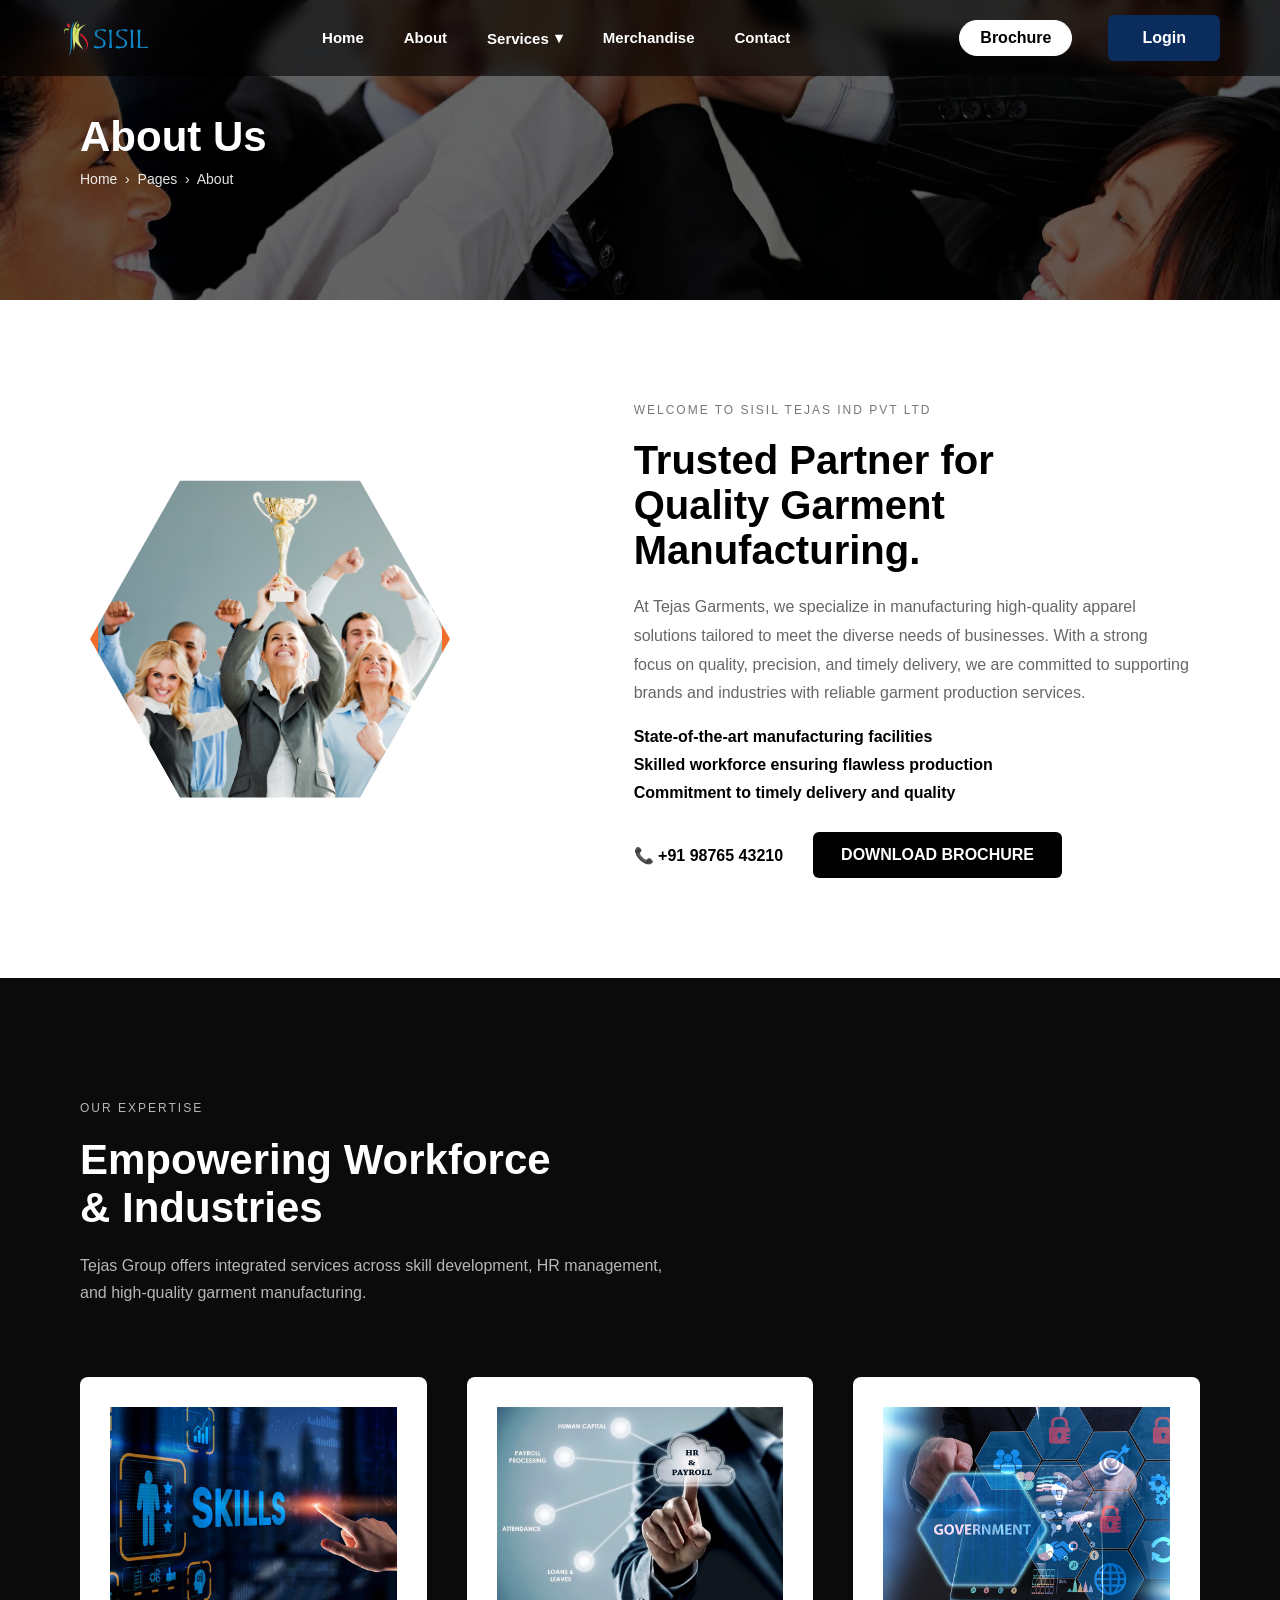
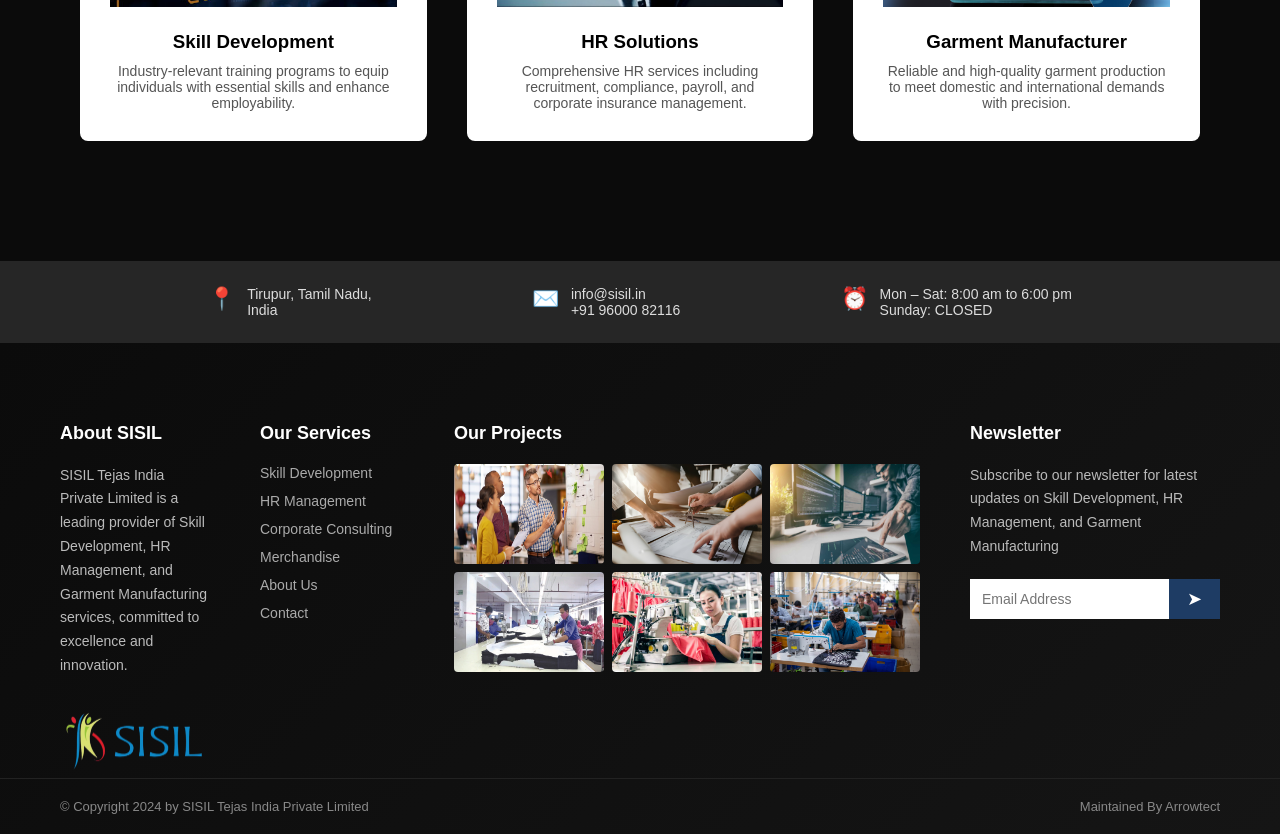
<file: about.html>
<!DOCTYPE html>
<html lang="en">
<head>
    <meta charset="UTF-8">
    <meta name="viewport" content="width=device-width, initial-scale=1.0">
    <title>About us</title>
    <link href="https://fonts.googleapis.com/css2?family=Inter:wght@300;400;600;700;800&display=swap" rel="stylesheet">

</head>
<style>
  * {
  margin: 0;
  padding: 0;
  box-sizing: border-box;
  font-family: 'Segoe UI', sans-serif;
}
    .header {
  position: fixed;
  top: 0;
  left: 0;
  width: 100%;              /* FIXED */
  background: rgba(0, 0, 0, 0.6);
backdrop-filter: blur(8px);
-webkit-backdrop-filter: blur(8px);


  display: flex;
  align-items: center;
  justify-content: space-between;
  padding: 15px 60px;
  z-index: 1000;
}

/* LOGO */
.logo {
  height: 40px;

}

/* ================= NAVBAR ================= */
.navbar {
  flex: 1;
  display: flex;
  justify-content: center;
}

/* MAIN MENU */
.nav-menu {
  display: flex;
  align-items: center;
  gap: 32px;               /* CONTROLS SPACING */
  list-style: none;
  padding: 0;
  margin: 0;

}

/* LINKS */
.nav-link {
  text-decoration: none;
  font-size: 15px;
  font-weight: 600;
  color: #fff;
  background: none;
  border: none;
  cursor: pointer;
  padding: 6px 4px; 
  
}

.nav-link:hover {
  opacity: 0.8;
}

/* ================= DROPDOWN ================= */
.dropdown {
  position: relative;
}

.dropdown-toggle {
  background: none;
  border: none;
  cursor: pointer;
  display: flex;
  align-items: center;
  gap: 6px;
}

.arrow {
  transition: transform 0.3s ease;
}

/* MENU */
.dropdown-menu {
  position: absolute;
  top: 48px;
  left: 0;
  min-width: 220px;
  background: #fff;
  border-radius: 10px;
  box-shadow: 0 15px 35px rgba(0,0,0,0.15);
  padding: 10px 0;

  opacity: 0;
  visibility: hidden;
  transform: translateY(10px);
  transition: 0.3s ease;
}

/* OPEN */
.dropdown.active .dropdown-menu {
  opacity: 1;
  visibility: visible;
  transform: translateY(0);
}

.dropdown.active .arrow {
  transform: rotate(180deg);
}

.dropdown-menu li {
  list-style: none;
}

.dropdown-menu a {
  display: block;
  padding: 12px 18px;
  font-size: 14px;
  color: #333;
  text-decoration: none;
}

.dropdown-menu a:hover {
  background: #f3f6ff;
  color: #0b5ed7;
  padding-left: 24px;
}


/* ================= RIGHT ACTIONS ================= */
.header-actions {
  display: flex;
  align-items: center;
  gap: 16px;
}
.sidebar{
  margin-left:500px;
}

/* BROCHURE */
.brochure-btn {
  padding: 8px 20px;
  border-radius: 25px;
  border: 1px solid #fff;
  font-weight: 600;
  color: #000;
  background: #fff;
  transition: 0.3s;
  text-decoration: none;
  margin-right: 20px;
}

.brochure-btn:hover {
  background: rgb(193, 193, 102);
  transform: translateY(-4px);
  
}

/* LOGIN */
.login-btn {
 
  padding: 14px 34px;
  background: #0b2d5e;
  color: #fff;
  text-decoration: none;
  font-weight: 600;
  border-radius: 6px;
  position: relative;
  overflow: hidden;
  transition: 0.4s ease;
}
.login-btn:hover{
   background: #0b5ed7;
  transform: translateY(-4px);
  box-shadow: 0 15px 35px rgba(11,94,215,0.4);
  
}



/* ================= HERO ================= */
.about-hero {
  height: 300px;
  background: url("images/team2.jpg") center/cover no-repeat;
  position: relative;
  color: #fff;
}

.about-hero .overlay {
  position: absolute;
  inset: 0;
  background: rgba(0,0,0,0.6);
}

.hero-content {
  position: relative;
  z-index: 2;
  height: 100%;
  display: flex;
  flex-direction: column;
  justify-content: center;
  padding-left: 80px;
}

.hero-content h1 {
  font-size: 42px;
  margin-bottom: 10px;
}

.hero-content p {
  font-size: 14px;
  opacity: 0.9;
}

/* ================= ABOUT MAIN ================= */
.about-main {
  display: grid;
  grid-template-columns: 1fr 1.2fr;
  gap: 80px;
  padding: 100px 90px;
  align-items: center;
}

/* IMAGE */
.hexagon {
  width: 360px;
  height: 360px;
  clip-path: polygon(
    25% 6%, 75% 6%,
    100% 50%,
    75% 94%,
    25% 94%,
    0% 50%
  );
  border: 8px solid #f26c2a;
}

.hexagon img {
  width: 100%;
  height: 100%;
  object-fit: cover;
}

/* TEXT */
.about-text .tag {
  font-size: 12px;
  letter-spacing: 2px;
  color: #777;
}

.about-text h2 {
  font-size: 40px;
  margin: 20px 0;
}

.about-text p {
  color: #666;
  line-height: 1.8;
  margin-bottom: 20px;
}

.about-text ul {
  list-style: none;
  margin-bottom: 30px;
}

.about-text ul li {
  margin-bottom: 10px;
  font-weight: 600;
}

.about-actions {
  display: flex;
  align-items: center;
  gap: 30px;
}

.btn {
  background: #000;
  color: #fff;
  padding: 14px 28px;
  text-decoration: none;
  font-weight: 700;
  border-radius: 6px;
}

/* ================= EXPERTISE SECTION ================= */
.expertise-section {
  background: #0b0b0b;
  color: #fff;
  padding: 120px 80px;
}

.expertise-header {
  max-width: 600px;
  margin-bottom: 70px;
}

.expertise-header span {
  font-size: 12px;
  letter-spacing: 2px;
  opacity: 0.7;
}

.expertise-header h2 {
  font-size: 42px;
  margin: 20px 0;
}

.expertise-header p {
  opacity: 0.7;
  line-height: 1.7;
}

/* CARDS */
.expertise-cards {
  display: grid;
  grid-template-columns: repeat(3, 1fr);
  gap: 40px;
}

.expertise-card {
  background: #fff;
  color: #000;
  padding: 30px;
  border-radius: 8px;
  text-align: center;
}

.expertise-card img {
  width: 100%;
  height: 200px;
  object-fit: cover;
  margin-bottom: 20px;
}

.expertise-card h3 {
  margin-bottom: 10px;
}

.expertise-card p {
  font-size: 14px;
  color: #555;
}

/* ================= RESPONSIVE ================= */
@media (max-width: 900px) {
  .about-main {
    grid-template-columns: 1fr;
    padding: 60px 30px;
  }

  .expertise-cards {
    grid-template-columns: 1fr;
  }

  .hero-content {
    padding-left: 30px;
  }
}
/* Bottom Info Bar */
.info-bar {
  position: relative;
  bottom: 0;
  width: 100%;
  background: rgba(0, 0, 0, 0.85);
  display: flex;
  justify-content: space-around;
  padding: 25px 10%;
  color: #ddd;
  z-index: 3;
}

.info-item {
  display: flex;
  align-items: flex-start;
  gap: 12px;
  font-size: 14px;
}

.info-item span {
  font-size: 22px;
  color: #3b82f6;
}

/* Responsive */
@media (max-width: 900px) {
  .cta-box {
    padding: 40px 25px;
  }

  .cta-box h1 {
    font-size: 28px;
  }

  .info-bar {
    flex-direction: column;
    gap: 20px;
    text-align: center;
  }

  .info-item {
    justify-content: center;
  }
}


.footer {
  background: linear-gradient(135deg, #0b0b0b, #151515);
  color: #bbb;
  padding-top: 80px;
}

/* MAIN GRID */
.footer-container {
  max-width: 1400px;
  margin: auto;
  display: grid;
  grid-template-columns: repeat(4, 1fr);
  gap: 50px;
  padding: 0 60px 60px;
}

.footer-col h3 {
  color: #fff;
  font-size: 18px;
  margin-bottom: 20px;
}

.footer-col p {
  font-size: 14px;
  line-height: 1.7;
}

/* LOGO */
.logo img {
  margin-top: 30px;
  width: 150px;
}

/* SERVICES */
.footer-col ul {
  list-style: none;
}

.footer-col ul li {
  margin-bottom: 10px;
}

.footer-col ul li a {
  color: #aaa;
  text-decoration: none;
  font-size: 14px;
}

.footer-col ul li a:hover {
  color: #3b82f6;
}

/* PROJECT GRID */
.project-grid {
  display: grid;
  grid-template-columns: repeat(3, 1fr);
  gap: 8px;
}

.project-grid img {
  width: 150px;
  border-radius: 4px;
  cursor: pointer;
  transition: 0.3s;
  height:100px;
}

.project-grid img:hover {
  transform: scale(1.05);
}

/* NEWSLETTER */
.newsletter {
  display: flex;
  margin-top: 20px;
}

.newsletter input {
  flex: 1;
  padding: 12px;
  border: none;
  outline: none;
  font-size: 14px;
}

.newsletter button {
  background: #1e3c64;
  border: none;
  color: #fff;
  padding: 0 18px;
  font-size: 18px;
  cursor: pointer;
}

/* BOTTOM BAR */
.footer-bottom {
  border-top: 1px solid #222;
  padding: 20px 60px;
  display: flex;
  justify-content: space-between;
  font-size: 13px;
  color: #888;
}

/* RESPONSIVE */
@media (max-width: 1000px) {
  .footer-container {
    grid-template-columns: repeat(2, 1fr);
  }
}

@media (max-width: 600px) {
  .footer-container {
    grid-template-columns: 1fr;
    padding: 0 30px 50px;
  }

  .footer-bottom {
    flex-direction: column;
    gap: 10px;
    text-align: center;
  }
}

</style>
<body>
<header class="header">

  <!-- LOGO -->
  <img src="./images/sisil.png" class="logo" alt="SISIL TEJAS">

  <!-- NAVBAR -->
  <nav class="navbar">
    <ul class="nav-menu">

      <li><a href="./index.html" class="nav-link">Home</a></li>
      <li><a href="./about.html" class="nav-link">About</a></li>

      <li class="dropdown" id="servicesDropdown">
  <button type="button" class="nav-link dropdown-toggle">
    Services <span class="arrow">▾</span>
  </button>

  <ul class="dropdown-menu">
    <li><a href="sd.html">Skill Development</a></li>
    <li><a href="hr.html">HR Management</a></li>
    <li><a href="consult.html">Corporate Consulting</a></li>
    <li><a href="textile.html">Textile ERP</a></li>
  </ul>
</li>

      <li><a href="./merchandise.html" class="nav-link">Merchandise</a></li>
      <li><a href="./contact.html" class="nav-link">Contact</a></li>

    </ul>
  </nav>

  <!-- RIGHT BUTTONS -->
  <div class="header-actions">
    <a href="./assets/sisil-merchandise-brochure-2025.pdf" download class="brochure-btn">
      Brochure
    </a>
    <a href="login.html" id="loginBtn" class="login-btn">Login</a>
  </div>

</header>

<!-- ================= ABOUT HERO ================= -->
<section class="about-hero">
  <div class="overlay"></div>
  <div class="hero-content">
    <h1>About Us</h1>
    <p>Home &nbsp;›&nbsp; Pages &nbsp;›&nbsp; <span>About</span></p>
  </div>
</section>

<!-- ================= ABOUT CONTENT ================= -->
<section class="about-main">

  <!-- LEFT IMAGE -->
  <div class="about-image">
    <div class="hexagon">
      <img src="images/team.jpg" alt="Team">
    </div>
  </div>

  <!-- RIGHT TEXT -->
  <div class="about-text">
    <span class="tag">WELCOME TO SISIL TEJAS IND PVT LTD</span>

    <h2>Trusted Partner for<br>Quality Garment Manufacturing.</h2>

    <p>
      At Tejas Garments, we specialize in manufacturing high-quality apparel
      solutions tailored to meet the diverse needs of businesses.
      With a strong focus on quality, precision, and timely delivery, we are
      committed to supporting brands and industries with reliable garment
      production services.
    </p>

    <ul>
      <li>State-of-the-art manufacturing facilities</li>
      <li>Skilled workforce ensuring flawless production</li>
      <li>Commitment to timely delivery and quality</li>
    </ul>

    <div class="about-actions">
      <div class="phone">
        📞 <strong>+91 98765 43210</strong>
      </div>
      <a href="./assets/sisil-merchandise-brochure-2025.pdf" class="btn">DOWNLOAD BROCHURE</a>
    </div>
  </div>

</section>

<!-- ================= DARK EXPERTISE SECTION ================= -->
<section class="expertise-section">

  <div class="expertise-header">
    <span>OUR EXPERTISE</span>
    <h2>Empowering Workforce<br>& Industries</h2>
    <p>
      Tejas Group offers integrated services across skill development,
      HR management, and high-quality garment manufacturing.
    </p>
  </div>

  <div class="expertise-cards">

    <!-- CARD 1 -->
    <div class="expertise-card">
      <img src="images/skilld.jpg" alt="">
      <h3>Skill Development</h3>
      <p>
        Industry-relevant training programs to equip individuals with
        essential skills and enhance employability.
      </p>
    </div>

    <!-- CARD 2 -->
    <div class="expertise-card">
      <img src="images/hr.jpg" alt="">
      <h3>HR Solutions</h3>
      <p>
        Comprehensive HR services including recruitment, compliance,
        payroll, and corporate insurance management.
      </p>
    </div>

    <!-- CARD 3 -->
    <div class="expertise-card">
      <img src="images/gov.png" alt="">
      <h3>Garment Manufacturer</h3>
      <p>
        Reliable and high-quality garment production to meet domestic
        and international demands with precision.
      </p>
    </div>

  </div>
</section>


<!-- Bottom Info Bar -->

  <div class="info-bar">
    <div class="info-item">
      <span>📍</span>
      <p> Tirupur, Tamil Nadu,<br>India</p>
    </div>

    <div class="info-item">
      <span>✉️</span>
      <p>info@sisil.in<br>+91 96000 82116</p>
    </div>

    <div class="info-item">
      <span>⏰</span>
      <p>Mon – Sat: 8:00 am to 6:00 pm<br>Sunday: CLOSED</p>
    </div>
  </div>



<footer class="footer">

  <div class="footer-container">

    <!-- ABOUT -->
    <div class="footer-col">
      <h3>About SISIL</h3>
      <p>
        SISIL Tejas India Private Limited is a leading provider of Skill
        Development, HR Management, and Garment Manufacturing services,
        committed to excellence and innovation.
      </p>

      <div class="logo">
        <img src="images/sisil.png" alt="SISIL">
      </div>
    </div>

    <!-- SERVICES -->
    <div class="footer-col">
      <h3>Our Services</h3>
      <ul>
        <li><a href="#">Skill Development</a></li>
        <li><a href="#">HR Management</a></li>
        <li><a href="#">Corporate Consulting</a></li>
        <li><a href="#">Merchandise</a></li>
        <li><a href="#">About Us</a></li>
        <li><a href="#">Contact</a></li>
      </ul>
    </div>

    <!-- PROJECTS -->
    <div class="footer-col">
      <h3>Our Projects</h3>
      <div class="project-grid">
        <img src="images/p1.png">
        <img src="images/p2.png">
        <img src="images/p3.jpg">
        <img src="images/p4.jpg">
        <img src="images/p5.jpeg">
        <img src="images/p6.jpg">
      </div>
    </div>

    <!-- NEWSLETTER -->
    <div class="footer-col">
      <h3>Newsletter</h3>
      <p>
        Subscribe to our newsletter for latest updates on Skill Development,
        HR Management, and Garment Manufacturing
      </p>

      <form class="newsletter">
        <input type="email" placeholder="Email Address">
        <button type="submit">➤</button>
      </form>
    </div>

  </div>

  <!-- BOTTOM BAR -->
  <div class="footer-bottom">
    <p>© Copyright 2024 by SISIL Tejas India Private Limited</p>
    <p>Maintained By Arrowtect</p>
  </div>

</footer>


    
</body>
<script>
    /* Sticky Header + Active Nav */
  const header = document.querySelector(".header");
  const sections = document.querySelectorAll("section");
  const navLinks = document.querySelectorAll(".nav-link");

document.addEventListener("DOMContentLoaded", () => {

  const dropdown = document.getElementById("servicesDropdown");
  if (!dropdown) return;

  const toggle = dropdown.querySelector(".dropdown-toggle");
  let closeTimer;

  /* CLICK (mobile + desktop) */
  toggle.addEventListener("click", (e) => {
    e.stopPropagation();
    dropdown.classList.toggle("active");
  });

  /* HOVER OPEN (desktop) */
  dropdown.addEventListener("mouseenter", () => {
    clearTimeout(closeTimer);
    dropdown.classList.add("active");
  });

  /* HOVER CLOSE (desktop) */
  dropdown.addEventListener("mouseleave", () => {
    closeTimer = setTimeout(() => {
      dropdown.classList.remove("active");
    }, 200);
  });

  /* CLICK OUTSIDE CLOSE */
  document.addEventListener("click", () => {
    dropdown.classList.remove("active");
  });

});


// Brochure download
function downloadBrochure() {
  const link = document.createElement("a");
  link.href = "assets/sisil-merchandise-brochure-2025.pdf"; // your PDF file
  link.download = "sisil-merchandise-brochure-2025.pdf";
  link.click();
}




/* Hover open */
dropdown.addEventListener("mouseenter", () => {
  clearTimeout(closeTimer);
  dropdown.classList.add("active");
});

/* Hover close with delay */
dropdown.addEventListener("mouseleave", () => {
  closeTimer = setTimeout(() => {
    dropdown.classList.remove("active");
  }, 250); // smooth close
});

/* Click support (desktop + mobile) */
dropdown
  .querySelector(".dropdown-toggle")
  .addEventListener("click", (e) => {
    e.stopPropagation();
    dropdown.classList.toggle("active");
  });

/* Close when clicking outside */
document.addEventListener("click", () => {
  dropdown.classList.remove("active");
});


  /* Smooth Scroll */
  navLinks.forEach(link => {
    link.addEventListener("click", e => {
      e.preventDefault();
      document.querySelector(link.getAttribute("href"))
        .scrollIntoView({ behavior: "smooth" });
    });
  });

  /* Discover Button */
  const discoverBtn = document.getElementById("discoverBtn");
  if (discoverBtn) {
    discoverBtn.addEventListener("click", () => {
      document.querySelector("#about")
        .scrollIntoView({ behavior: "smooth" });
    });
  }

  /* Scroll Reveal */
  const reveals = document.querySelectorAll(".reveal");

  function revealOnScroll() {
    reveals.forEach(el => {
      const top = el.getBoundingClientRect().top;
      if (top < window.innerHeight - 100) {
        el.classList.add("active");
      }
    });
  }

  revealOnScroll();



/* ================= LOGIN / PROFILE ================= */
const user = JSON.parse(localStorage.getItem("user"));

const loginBtn = document.getElementById("loginBtn");
const profileBox = document.getElementById("profileBox");

if (user) {
  loginBtn.style.display = "none";
  profileBox.style.display = "flex";
  const loginBtn = document.getElementById("loginBtn");
const user = JSON.parse(localStorage.getItem("loggedUser"));

if (user && loginBtn) {
  loginBtn.innerText = "Profile";
  loginBtn.href = "profile.html";
}

  document.getElementById("profileName").innerText = user.name;
  document.getElementById("profileImg").src =
    user.picture || `https://ui-avatars.com/api/?name=${user.name}`;
}

function logout() {
  localStorage.removeItem("user");
  window.location.href = "login.html";
}
function toggleBot() {
  const bot = document.getElementById("chatbot");
  bot.style.display = bot.style.display === "flex" ? "none" : "flex";
}

function sendMessage() {
  const input = document.getElementById("userInput");
  const msg = input.value.trim();
  if (!msg) return;

  const chatBody = document.getElementById("chatBody");

  chatBody.innerHTML += <div class="user-msg">${msg}</div>;
  input.value = "";

  setTimeout(() => {
    chatBody.innerHTML += <div class="bot-msg">${getBotReply(msg)}</div>;
    chatBody.scrollTop = chatBody.scrollHeight;
  }, 600);
} 


function toggleFAQ(button) { 
  const item = button.parentElement;
   const answer = item.querySelector(".faq-answer");
    const icon = button.querySelector("span"); 
    const allItems = document.querySelectorAll(".faq-item");
     // Close all other answers
     allItems.forEach(other => { if (other !== item)
       { other.querySelector(".faq-answer").style.maxHeight = null; other.querySelector(".faq-question span").textContent = "+"; } });
        // Toggle current answer 
if (answer.style.maxHeight) { answer.style.maxHeight = null; icon.textContent = "+"; } else { answer.style.maxHeight = answer.scrollHeight + "px"; icon.textContent = "−"; } }
function getBotReply(msg) {
  msg = msg.toLowerCase();

  if (msg.includes("service"))
    return "We offer Skill Development, HR & Payroll, Textile ERP, and Corporate Consulting.";

  if (msg.includes("contact"))
    return "You can contact us via email or phone listed on the Contact page.";

  if (msg.includes("course") || msg.includes("training"))
    return "We provide industry-focused skill training programs.";

  if (msg.includes("hello") || msg.includes("hi"))
    return "Hello 👋 How can I assist you?";

  return "Thanks for your message. Our team will get back to you soon.";
}
/* ================= PAGE TRANSITION JS ================= */
document.addEventListener("DOMContentLoaded", () => {
  document.body.classList.add("page-transition");

  requestAnimationFrame(() => {
    document.body.classList.add("show");
  });

  document.querySelectorAll("a").forEach(link => {
    if (link.href && !link.href.includes("#")) {
      link.addEventListener("click", e => {
        e.preventDefault();
        document.body.classList.remove("show");

        setTimeout(() => {
          window.location.href = link.href;
        }, 400);
      });
    }
  });
});

</script>  
</html>
</file>
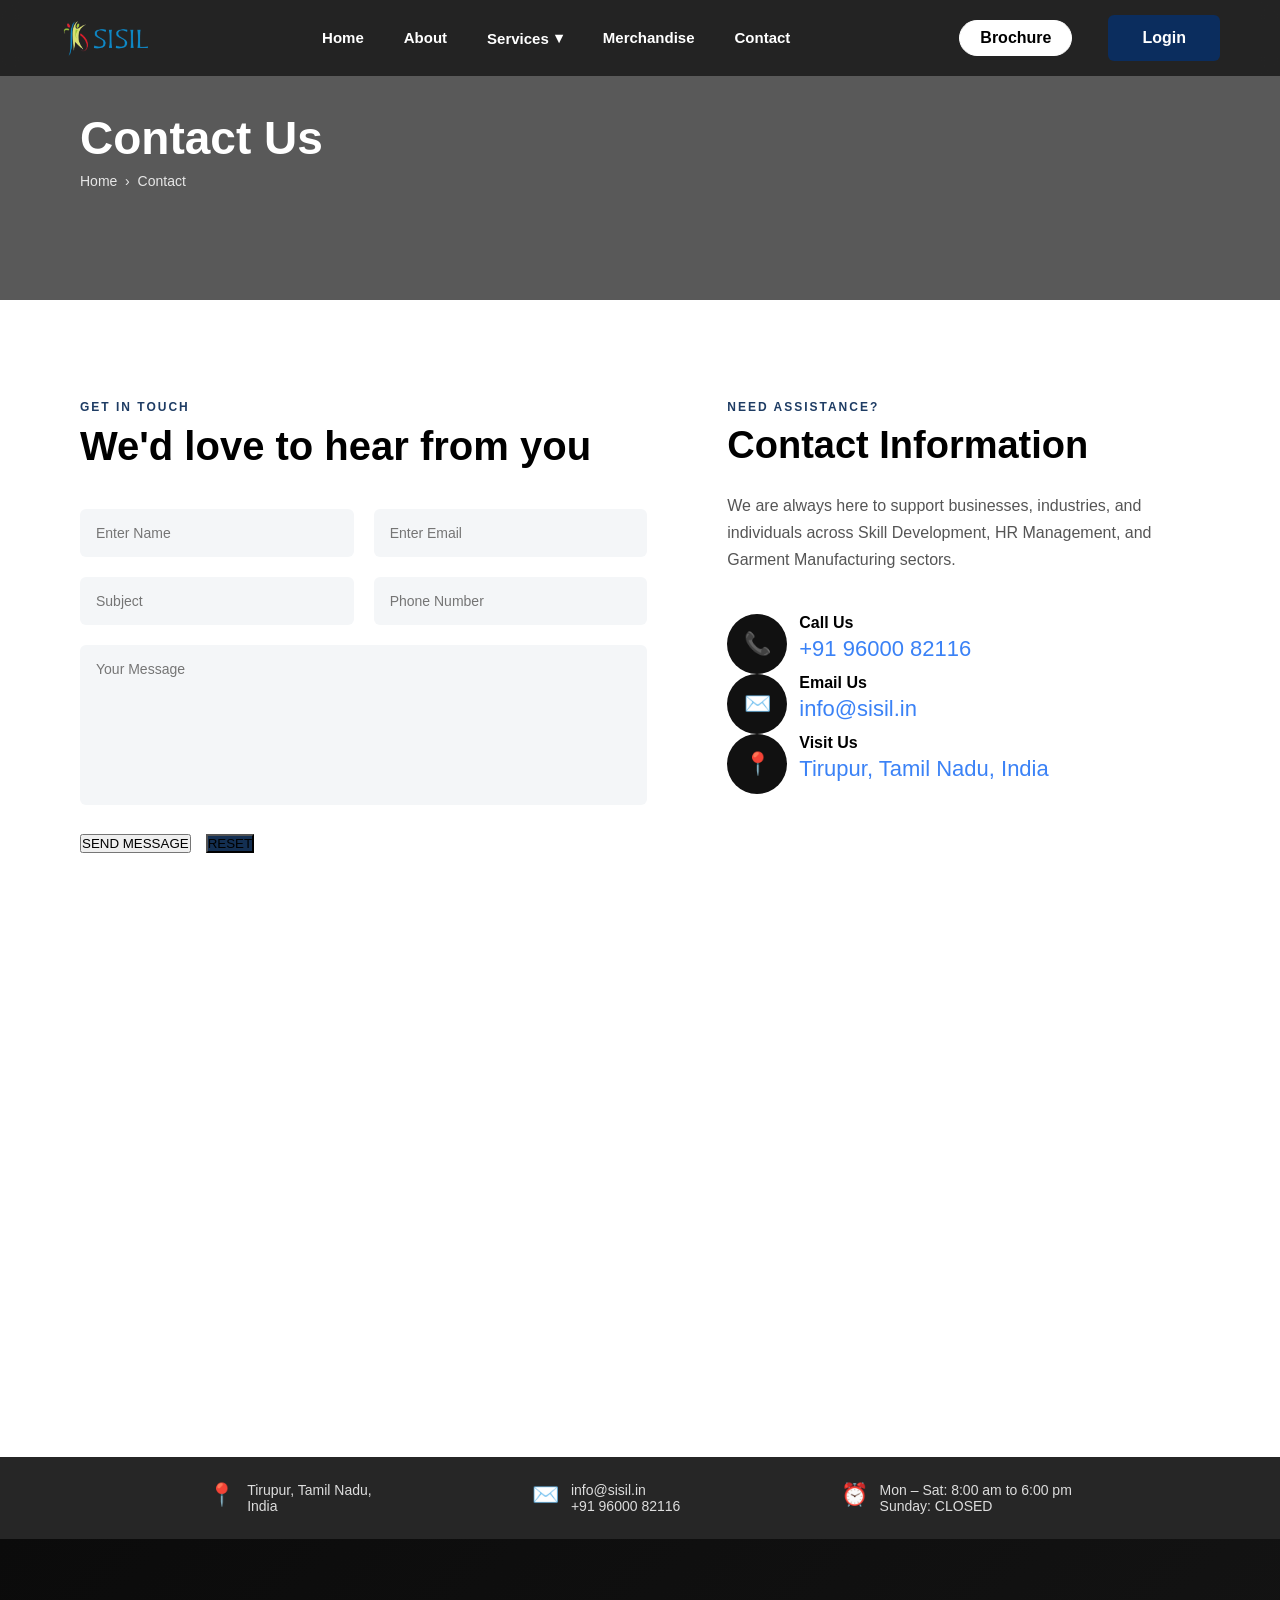
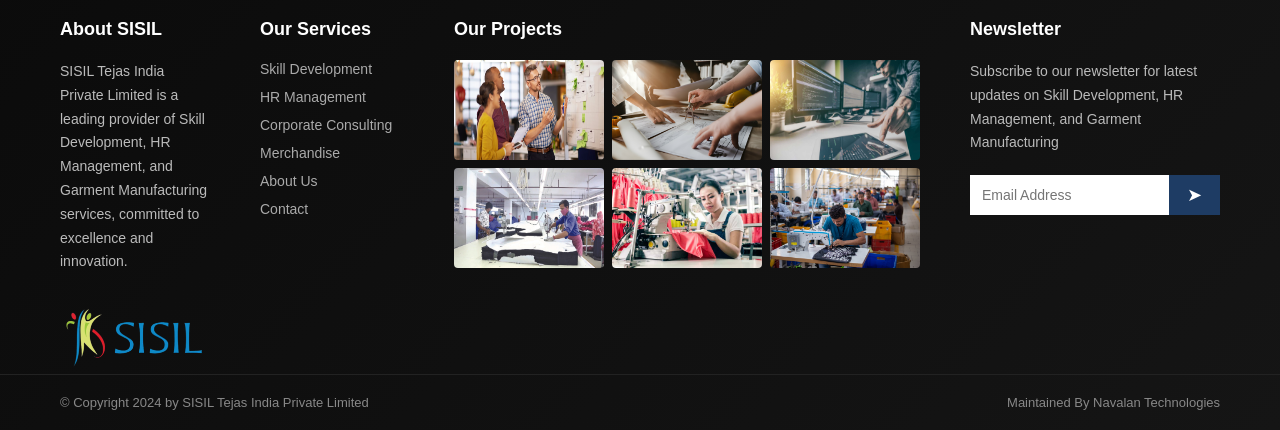
<file: contact.html>
<!DOCTYPE html>
<html lang="en">
<head>
    <meta charset="UTF-8">
    <meta name="viewport" content="width=device-width, initial-scale=1.0">
    <title>Contact Us</title>

    
</head>
<style>
  * {
  margin: 0;
  padding: 0;
  box-sizing: border-box;
  font-family: 'Segoe UI', sans-serif;
}
    /* ================= HEADER ================= */
/* ================= HEADER ================= */
.header {
  position: fixed;
  top: 0;
  left: 0;
  width: 100%;              /* FIXED */
  background: rgba(0, 0, 0, 0.6);
backdrop-filter: blur(8px);
-webkit-backdrop-filter: blur(8px);


  display: flex;
  align-items: center;
  justify-content: space-between;
  padding: 15px 60px;
  z-index: 1000;
}


/* LOGO */
.logo {
  height: 40px;

}

/* ================= NAVBAR ================= */
.navbar {
  flex: 1;
  display: flex;
  justify-content: center;
}

/* MAIN MENU */
.nav-menu {
  display: flex;
  align-items: center;
  gap: 32px;               /* CONTROLS SPACING */
  list-style: none;
  padding: 0;
  margin: 0;

}

/* LINKS */
.nav-link {
  text-decoration: none;
  font-size: 15px;
  font-weight: 600;
  color: #fff;
  background: none;
  border: none;
  cursor: pointer;
  padding: 6px 4px; 
  
}

.nav-link:hover {
  opacity: 0.8;
}

/* ================= DROPDOWN ================= */
.dropdown {
  position: relative;
}

.dropdown-toggle {
  background: none;
  border: none;
  cursor: pointer;
  display: flex;
  align-items: center;
  gap: 6px;
}

.arrow {
  transition: transform 0.3s ease;
}

/* MENU */
.dropdown-menu {
  position: absolute;
  top: 48px;
  left: 0;
  min-width: 220px;
  background: #fff;
  border-radius: 10px;
  box-shadow: 0 15px 35px rgba(0,0,0,0.15);
  padding: 10px 0;

  opacity: 0;
  visibility: hidden;
  transform: translateY(12px);
  transition: all 0.3s ease;
}

/* OPEN */
.dropdown.active .dropdown-menu {
  opacity: 1;
  visibility: visible;
  transform: translateY(0);
}

.dropdown.active .arrow {
  transform: rotate(180deg);
}

.dropdown-menu li {
  list-style: none;
}

.dropdown-menu a {
  display: block;
  padding: 12px 18px;
  font-size: 14px;
  color: #333;
  text-decoration: none;
}

.dropdown-menu a:hover {
  background: #f3f6ff;
  color: #0b5ed7;
  padding-left: 24px;
}


/* ================= RIGHT ACTIONS ================= */
.header-actions {
  display: flex;
  align-items: center;
  gap: 16px;
}
.sidebar{
  margin-left:500px;
}

/* BROCHURE */
.brochure-btn {
  padding: 8px 20px;
  border-radius: 25px;
  border: 1px solid #fff;
  font-weight: 600;
  color: #000;
  background: #fff;
  transition: 0.3s;
  text-decoration: none;
  margin-right: 20px;
}

.brochure-btn:hover {
  background: rgb(193, 193, 102);
  transform: translateY(-4px);
  
}

/* LOGIN */
.login-btn {
 
  padding: 14px 34px;
  background: #0b2d5e;
  color: #fff;
  text-decoration: none;
  font-weight: 600;
  border-radius: 6px;
  position: relative;
  overflow: hidden;
  transition: 0.4s ease;
}
.login-btn:hover{
   background: #0b5ed7;
  transform: translateY(-4px);
  box-shadow: 0 15px 35px rgba(11,94,215,0.4);
  
}




    /* ================= HERO ================= */
    .contact-hero {
      height: 300px;
      background: url("https://images.unsplash.com/photo-1521737604893-d14cc237f11d") center/cover no-repeat;
      position: relative;
      color: #fff;
    }

    .contact-hero::after {
      content: "";
      position: absolute;
      inset: 0;
      background: rgba(0,0,0,0.65);
    }
    .hero-content {
      position: relative;
      z-index: 2;
      height: 100%;
      display: flex;
      flex-direction: column;
      justify-content: center;
      padding-left: 80px;
    }

    .hero-content h1 {
      font-size: 46px;
      margin-bottom: 8px;
    }

    .hero-content p {
      font-size: 14px;
      opacity: 0.85;
    }
    /* ================= CONTACT SECTION ================= */
    .contact-section {
      padding: 100px 80px;
      display: grid;
      grid-template-columns: 1.2fr 1fr;
      gap: 80px;
    }

    .contact-form h6 {
      letter-spacing: 2px;
      font-size: 12px;
      color: #1e3c64;
      margin-bottom: 10px;
    }

    .contact-form h2 {
      font-size: 40px;
      margin-bottom: 40px;
    }

    .form-grid {
      display: grid;
      grid-template-columns: 1fr 1fr;
      gap: 20px;
      margin-bottom: 20px;
    }
    .contact-form input,
    .contact-form textarea {
      width: 100%;
      padding: 16px;
      border: none;
      background: #f4f6f8;
      border-radius: 6px;
      font-size: 14px;
    }

    .contact-form textarea {
      height: 160px;
      resize: none;
      margin-bottom: 25px;
    }

    .form-buttons {
      display: flex;
      gap: 15px;
    }
    form-buttons button {
      padding: 14px 28px;
      border: none;
      font-weight: 700;
      border-radius: 4px;
      cursor: pointer;
      color: #fff;
      background: #1e3c64;
      transition: 0.3s;
    }

    .form-buttons button:last-child {
      background: #132f52;
    }

    .form-buttons button:hover {
      transform: translateY(-2px);
      opacity: 0.9;
    }
    /* ================= CONTACT INFO ================= */
    .contact-info h6 {
      letter-spacing: 2px;
      font-size: 12px;
      color: #1e3c64;
      margin-bottom: 10px;
    }

    .contact-info h2 {
      font-size: 38px;
      margin-bottom: 25px;
    }

    .contact-info p {
      color: #555;
      line-height: 1.7;
      margin-bottom: 40px;
    }
    .info-icon {
      width: 60px;
      height: 60px;
      border-radius: 50%;
      background: #111;
      color: #fff;
      display: flex;
      align-items: center;
      justify-content: center;
      font-size: 22px;
    }

    .info-text h4 {
      font-size: 16px;
      margin-bottom: 4px;
    }

    .info-text span {
      font-size: 14px;
      color: #555;
    }
    /* ================= MAP ================= */
    .map {
      width: 100%;
      height: 420px;
      margin-top: 80px;
      border: none;
    }

    /* ================= RESPONSIVE ================= */
    @media (max-width: 900px) {
      .hero-content {
        padding-left: 30px;
      }

      .contact-section {
        grid-template-columns: 1fr;
        padding: 70px 30px;
      }
       .form-grid {
        grid-template-columns: 1fr;
      }
    }
    /* Bottom Info Bar */
.info-bar {
  position: relative;
  bottom: 0;
  width: 100%;
  background: rgba(0, 0, 0, 0.85);
  display: flex;
  justify-content: space-around;
  padding: 25px 10%;
  color: #ddd;
  z-index: 3;
}

.info-item {
  display: flex;
  align-items: flex-start;
  gap: 12px;
  font-size: 14px;
}

.info-item span {
  font-size: 22px;
  color: #3b82f6;
}

/* Responsive */
@media (max-width: 900px) {
  .cta-box {
    padding: 40px 25px;
  }

  .cta-box h1 {
    font-size: 28px;
  }

  .info-bar {
    flex-direction: column;
    gap: 20px;
    text-align: center;
  }

  .info-item {
    justify-content: center;
  }
}

* {
  margin: 0;
  padding: 0;
  box-sizing: border-box;
  font-family: "Segoe UI", sans-serif;
}

.footer {
  background: linear-gradient(135deg, #0b0b0b, #151515);
  color: #bbb;
  padding-top: 80px;
}

/* MAIN GRID */
.footer-container {
  max-width: 1400px;
  margin: auto;
  display: grid;
  grid-template-columns: repeat(4, 1fr);
  gap: 50px;
  padding: 0 60px 60px;
}

.footer-col h3 {
  color: #fff;
  font-size: 18px;
  margin-bottom: 20px;
}

.footer-col p {
  font-size: 14px;
  line-height: 1.7;
}

/* LOGO */
.logo img {
  margin-top: 30px;
  width: 150px;
}

/* SERVICES */
.footer-col ul {
  list-style: none;
}

.footer-col ul li {
  margin-bottom: 10px;
}

.footer-col ul li a {
  color: #aaa;
  text-decoration: none;
  font-size: 14px;
}

.footer-col ul li a:hover {
  color: #3b82f6;
}

/* PROJECT GRID */
.project-grid {
  display: grid;
  grid-template-columns: repeat(3, 1fr);
  gap: 8px;
}

.project-grid img {
  width: 150px;
  border-radius: 4px;
  cursor: pointer;
  transition: 0.3s;
  height:100px;
}

.project-grid img:hover {
  transform: scale(1.05);
}

/* NEWSLETTER */
.newsletter {
  display: flex;
  margin-top: 20px;
}

.newsletter input {
  flex: 1;
  padding: 12px;
  border: none;
  outline: none;
  font-size: 14px;
}

.newsletter button {
  background: #1e3c64;
  border: none;
  color: #fff;
  padding: 0 18px;
  font-size: 18px;
  cursor: pointer;
}

/* BOTTOM BAR */
.footer-bottom {
  border-top: 1px solid #222;
  padding: 20px 60px;
  display: flex;
  justify-content: space-between;
  font-size: 13px;
  color: #888;
}

/* RESPONSIVE */
@media (max-width: 1000px) {
  .footer-container {
    grid-template-columns: repeat(2, 1fr);
  }
}

@media (max-width: 600px) {
  .footer-container {
    grid-template-columns: 1fr;
    padding: 0 30px 50px;
  }

  .footer-bottom {
    flex-direction: column;
    gap: 10px;
    text-align: center;
  }
}

</style>
<body>
   
<header class="header">

  <!-- LOGO -->
  <img src="./images/sisil.png" class="logo" alt="SISIL TEJAS">

  <!-- NAVBAR -->
  <nav class="navbar">
    <ul class="nav-menu">

      <li><a href="./index.html" class="nav-link">Home</a></li>
      <li><a href="./about.html" class="nav-link">About</a></li>

      <!-- SERVICES DROPDOWN -->
      <li class="dropdown" id="servicesDropdown">
        <button type="button" class="nav-link dropdown-toggle">
          Services <span class="arrow">▾</span>
        </button>

        <ul class="dropdown-menu">
          <li><a href="sd.html">Skill Development</a></li>
          <li><a href="hr.html">HR Management</a></li>
          <li><a href="consult.html">Corporate Consulting</a></li>
          <li><a href="textile.html">Textile ERP</a></li>
        </ul>
      </li>

      <li><a href="./merchandise.html" class="nav-link">Merchandise</a></li>
      <li><a href="./contact.html" class="nav-link">Contact</a></li>

    </ul>
  </nav>

  <!-- RIGHT BUTTONS -->
  <div class="header-actions">
    <a href="./assets/sisil-merchandise-brochure-2025.pdf" download class="brochure-btn">
      Brochure
    </a>
    <a href="login.html" id="loginBtn" class="login-btn">Login</a>
  </div>

</header>

 <!-- ================= HERO ================= -->
<section class="contact-hero">
  <div class="hero-content">
    <h1>Contact Us</h1>
    <p>Home &nbsp;›&nbsp; Contact</p>
  </div>
</section>

<!-- ================= CONTACT ================= -->
<section class="contact-section">

  <!-- LEFT FORM -->
  <div class="contact-form">
    <h6>GET IN TOUCH</h6>
    <h2>We'd love to hear from you</h2>

    <div class="form-grid">
      <input type="text" placeholder="Enter Name">
      <input type="email" placeholder="Enter Email">
      <input type="text" placeholder="Subject">
      <input type="text" placeholder="Phone Number">
    </div>

    <textarea placeholder="Your Message"></textarea>

    <div class="form-buttons">
      <button>SEND MESSAGE</button>
      <button type="reset">RESET</button>
    </div>
  </div>

  <!-- RIGHT INFO -->
  <div class="contact-info">
    <h6>NEED ASSISTANCE?</h6>
    <h2>Contact Information</h2>

    <p>
      We are always here to support businesses, industries, and individuals
      across Skill Development, HR Management, and Garment Manufacturing sectors.
    </p>

    <div class="info-item">
      <div class="info-icon">📞</div>
      <div class="info-text">
        <h4>Call Us</h4>
        <span>+91 96000 82116</span>
      </div>
    </div>

    <div class="info-item">
      <div class="info-icon">✉️</div>
      <div class="info-text">
        <h4>Email Us</h4>
        <span>info@sisil.in</span>
      </div>
    </div>

    <div class="info-item">
      <div class="info-icon">📍</div>
      <div class="info-text">
        <h4>Visit Us</h4>
        <span>Tirupur, Tamil Nadu, India</span>
      </div>
    </div>
  </div>

</section>

<!-- ================= MAP ================= -->
<iframe
  class="map"
  src="https://www.google.com/maps?q=SISIL%20Tejas%20India%20Private%20Limited&output=embed"
  loading="lazy">
</iframe>

<!-- Bottom Info Bar -->

  <div class="info-bar">
    <div class="info-item">
      <span>📍</span>
      <p> Tirupur, Tamil Nadu,<br>India</p>
    </div>

    <div class="info-item">
      <span>✉️</span>
      <p>info@sisil.in<br>+91 96000 82116</p>
    </div>

    <div class="info-item">
      <span>⏰</span>
      <p>Mon – Sat: 8:00 am to 6:00 pm<br>Sunday: CLOSED</p>
    </div>
  </div>



<footer class="footer">

  <div class="footer-container">

    <!-- ABOUT -->
    <div class="footer-col">
      <h3>About SISIL</h3>
      <p>
        SISIL Tejas India Private Limited is a leading provider of Skill
        Development, HR Management, and Garment Manufacturing services,
        committed to excellence and innovation.
      </p>

      <div class="logo">
        <img src="images/sisil.png" alt="SISIL">
      </div>
    </div>

    <!-- SERVICES -->
    <div class="footer-col">
      <h3>Our Services</h3>
      <ul>
        <li><a href="sd.html">Skill Development</a></li>
        <li><a href="hr.html">HR Management</a></li>
        <li><a href="consult.html">Corporate Consulting</a></li>
        <li><a href="merchandise.html">Merchandise</a></li>
        <li><a href="about.html">About Us</a></li>
        <li><a href="contact.html">Contact</a></li>
      </ul>
    </div>

    <!-- PROJECTS -->
    <div class="footer-col">
      <h3>Our Projects</h3>
      <div class="project-grid">
        <img src="images/p1.png">
        <img src="images/p2.png">
        <img src="images/p3.jpg">
        <img src="images/p4.jpg">
        <img src="images/p5.jpeg">
        <img src="images/p6.jpg">
      </div>
    </div>

    <!-- NEWSLETTER -->
    <div class="footer-col">
      <h3>Newsletter</h3>
      <p>
        Subscribe to our newsletter for latest updates on Skill Development,
        HR Management, and Garment Manufacturing
      </p>

      <form class="newsletter">
        <input type="email" placeholder="Email Address">
        <button type="submit">➤</button>
      </form>
    </div>

  </div>

  <!-- BOTTOM BAR -->
  <div class="footer-bottom">
    <p>© Copyright 2024 by SISIL Tejas India Private Limited</p>
    <p>Maintained By Navalan Technologies</p>
  </div>

</footer>


    
</body>
<script>
     /* Sticky Header + Active Nav */
  const header = document.querySelector(".header");
  const sections = document.querySelectorAll("section");
  const navLinks = document.querySelectorAll(".nav-link");

  window.addEventListener("scroll", () => {
    header.classList.toggle("sticky", window.scrollY > 80);
    setActiveLink();
    revealOnScroll();
  });

  function setActiveLink() {
    let current = "";

    sections.forEach(section => {
      const sectionTop = section.offsetTop - 150;
      if (window.scrollY >= sectionTop) {
        current = section.getAttribute("id");
      }
    });

    navLinks.forEach(link => {
  link.addEventListener("click", e => {
    e.preventDefault();
    document.querySelector(link.getAttribute("href"))
      .scrollIntoView({ behavior: "smooth" });
  });
});

  }
  
const dropdown = document.getElementById("servicesDropdown");
const toggle = dropdown.querySelector(".dropdown-toggle");

toggle.addEventListener("click", (e) => {
  e.stopPropagation();
  dropdown.classList.toggle("active");
});

document.addEventListener("click", () => {
  dropdown.classList.remove("active");
});
// Brochure download
function downloadBrochure() {
  const link = document.createElement("a");
  link.href = "assets/sisil-merchandise-brochure-2025.pdf"; // your PDF file
  link.download = "sisil-merchandise-brochure-2025.pdf";
  link.click();
}




/* Hover open */
dropdown.addEventListener("mouseenter", () => {
  clearTimeout(closeTimer);
  dropdown.classList.add("active");
});

/* Hover close with delay */
dropdown.addEventListener("mouseleave", () => {
  closeTimer = setTimeout(() => {
    dropdown.classList.remove("active");
  }, 250); // smooth close
});

/* Click support (desktop + mobile) */
dropdown
  .querySelector(".dropdown-toggle")
  .addEventListener("click", (e) => {
    e.stopPropagation();
    dropdown.classList.toggle("active");
  });

/* Close when clicking outside */
document.addEventListener("click", () => {
  dropdown.classList.remove("active");
});


  /* Smooth Scroll */
  navLinks.forEach(link => {
    link.addEventListener("click", e => {
      e.preventDefault();
      document.querySelector(link.getAttribute("href"))
        .scrollIntoView({ behavior: "smooth" });
    });
  });

  /* Discover Button */
  const discoverBtn = document.getElementById("discoverBtn");
  if (discoverBtn) {
    discoverBtn.addEventListener("click", () => {
      document.querySelector("#about")
        .scrollIntoView({ behavior: "smooth" });
    });
  }

  /* Scroll Reveal */
  const reveals = document.querySelectorAll(".reveal");

  function revealOnScroll() {
    reveals.forEach(el => {
      const top = el.getBoundingClientRect().top;
      if (top < window.innerHeight - 100) {
        el.classList.add("active");
      }
    });
  }

  revealOnScroll();



/* ================= LOGIN / PROFILE ================= */
const user = JSON.parse(localStorage.getItem("user"));

const loginBtn = document.getElementById("loginBtn");
const profileBox = document.getElementById("profileBox");

if (user) {
  loginBtn.style.display = "none";
  profileBox.style.display = "flex";
  const loginBtn = document.getElementById("loginBtn");
const user = JSON.parse(localStorage.getItem("loggedUser"));

if (user && loginBtn) {
  loginBtn.innerText = "Profile";
  loginBtn.href = "profile.html";
}

  document.getElementById("profileName").innerText = user.name;
  document.getElementById("profileImg").src =
    user.picture || `https://ui-avatars.com/api/?name=${user.name}`;
}

function logout() {
  localStorage.removeItem("user");
  window.location.href = "login.html";
}
function toggleBot() {
  const bot = document.getElementById("chatbot");
  bot.style.display = bot.style.display === "flex" ? "none" : "flex";
}

function sendMessage() {
  const input = document.getElementById("userInput");
  const msg = input.value.trim();
  if (!msg) return;

  const chatBody = document.getElementById("chatBody");

  chatBody.innerHTML += <div class="user-msg">${msg}</div>;
  input.value = "";

  setTimeout(() => {
    chatBody.innerHTML += <div class="bot-msg">${getBotReply(msg)}</div>;
    chatBody.scrollTop = chatBody.scrollHeight;
  }, 600);
} 


/* ================= PAGE TRANSITION JS ================= */
document.addEventListener("DOMContentLoaded", () => {
  document.body.classList.add("page-transition");

  requestAnimationFrame(() => {
    document.body.classList.add("show");
  });

  document.querySelectorAll("a").forEach(link => {
    if (link.href && !link.href.includes("#")) {
      link.addEventListener("click", e => {
        e.preventDefault();
        document.body.classList.remove("show");

        setTimeout(() => {
          window.location.href = link.href;
        }, 400);
      });
    }
  });
});
</script>
</html>
</file>
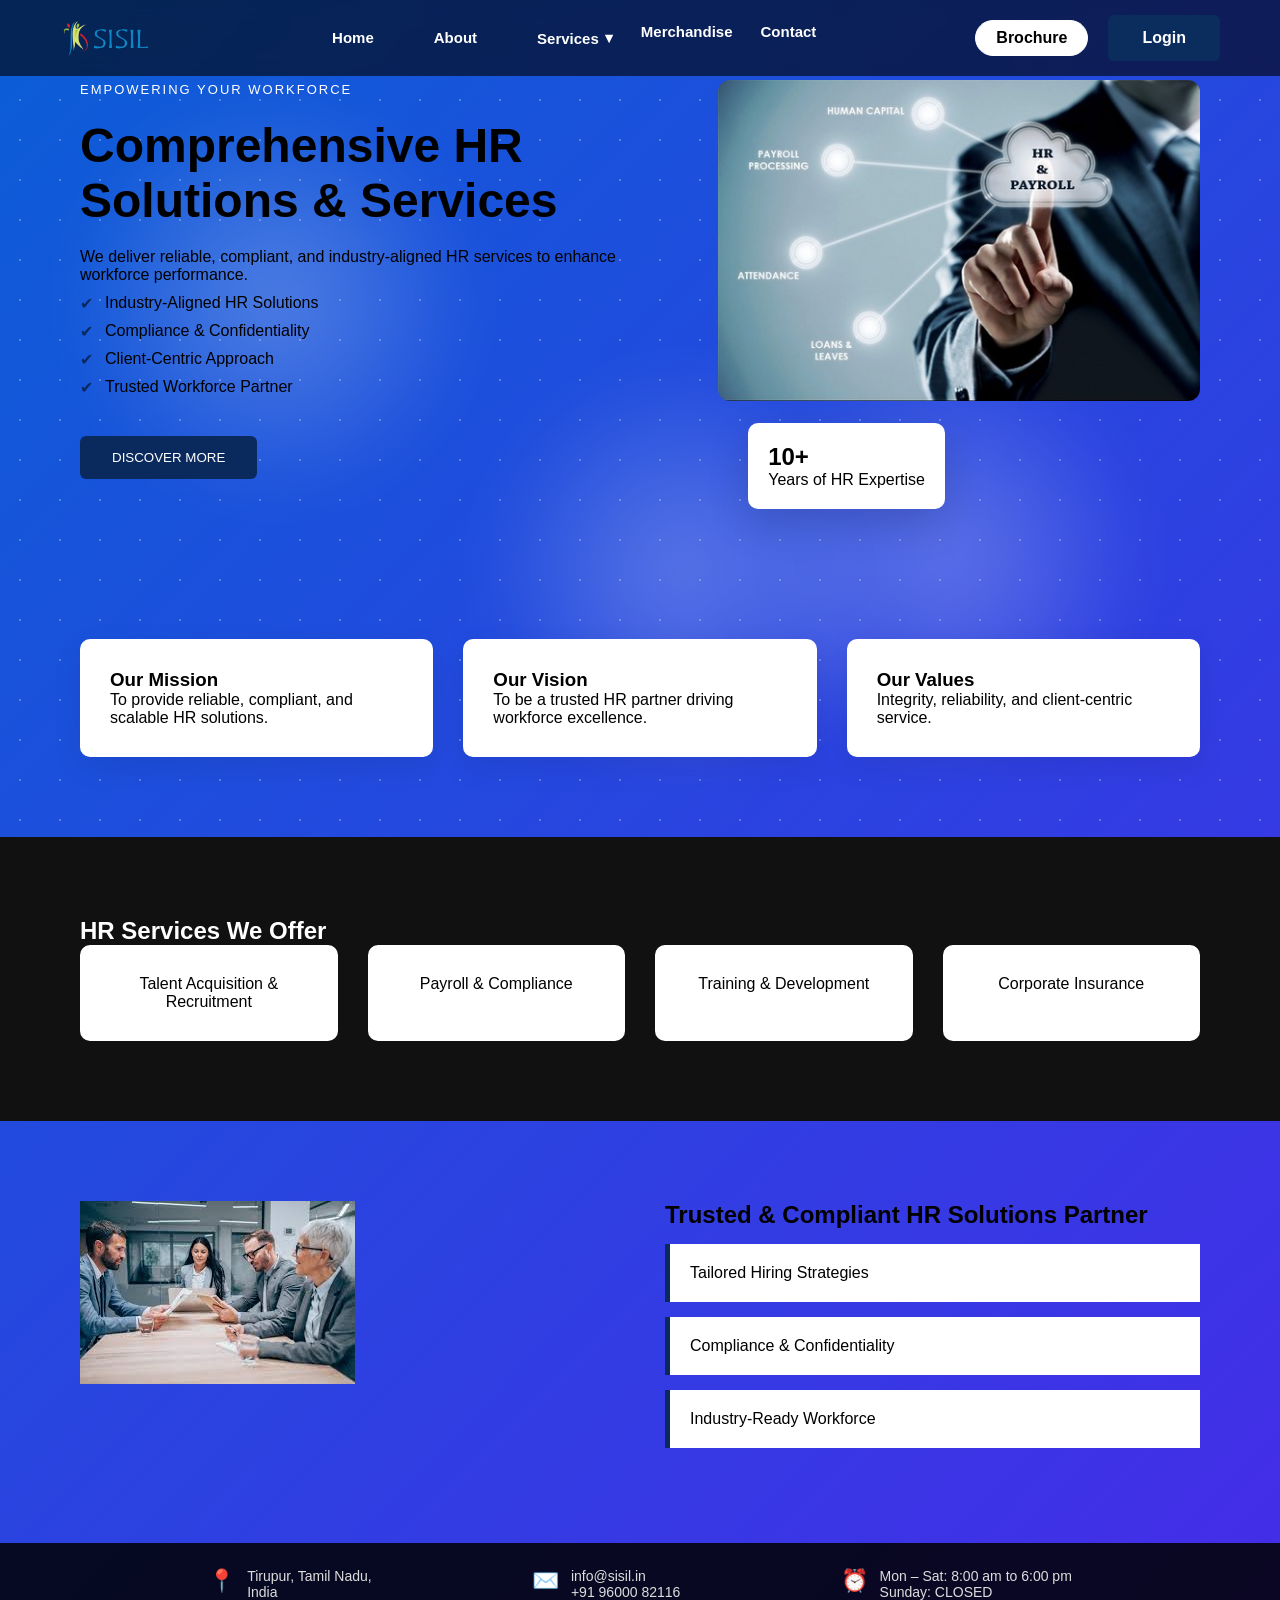
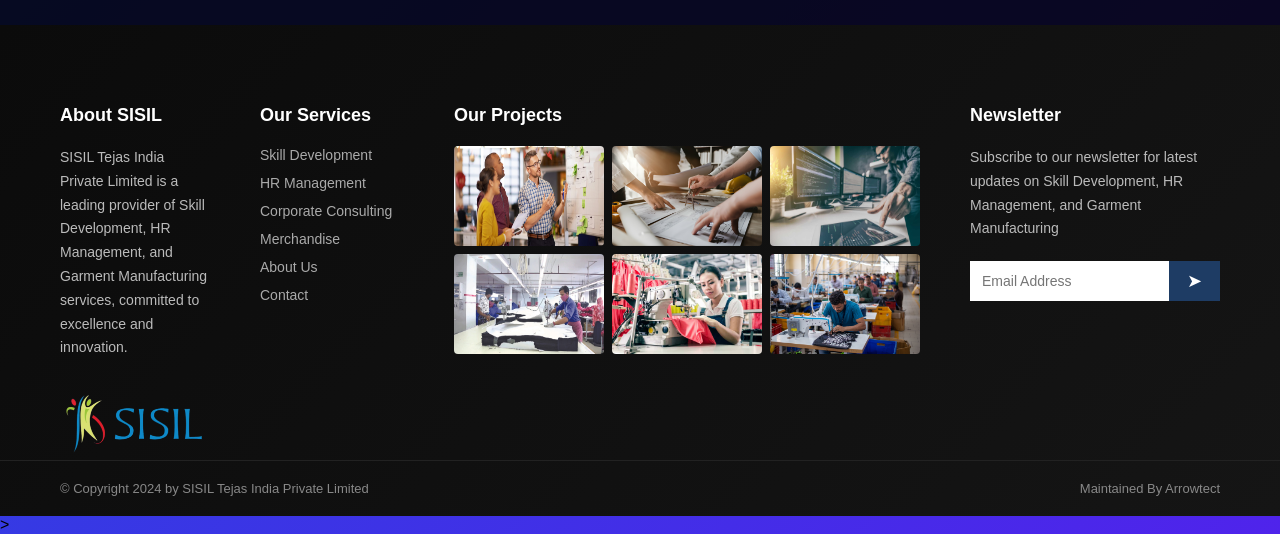
<file: hr.html>
<!DOCTYPE html>
<html lang="en">
<head>
    <meta charset="UTF-8">
    <meta name="viewport" content="width=device-width, initial-scale=1.0">
    <title>HR Management</title>
</head>
<style>
     * {
  margin: 0;
  padding: 0;
  box-sizing: border-box;
  font-family: 'Segoe UI', sans-serif;
}

body {
  background: linear-gradient(-45deg, #0b5ed7, #0dcaf0, #6610f2, #0b5ed7);
  background-size: 400% 400%;
  animation: gradientBG 10s ease infinite;
}

@keyframes gradientBG {
  0% { background-position: 0% 50%; }
  50% { background-position: 100% 50%; }
  100% { background-position: 0% 50%; }
}

/* ================= HEADER ================= */
/* ================= HEADER ================= */
.header {
  position: fixed;
  top: 0;
  left: 0;
  width: 100%;              /* FIXED */
  background: rgba(0, 0, 0, 0.6);
backdrop-filter: blur(8px);
-webkit-backdrop-filter: blur(8px);


  display: flex;
  align-items: center;
  justify-content: space-between;
  padding: 15px 60px;
  z-index: 1000;
}


/* LOGO */
.logo {
  height: 40px;

}

/* ================= NAVBAR ================= */
.navbar {
  flex: 1;
  display: flex;
  justify-content: center;
}

/* MAIN MENU */
.nav-menu {
  display: flex;
  align-items: center;
  gap: 32px;               /* CONTROLS SPACING */
  list-style: none;
  padding: 0;
  margin: 0;

}

/* LINKS */
.nav-link {
  text-decoration: none;
  font-size: 15px;
  font-weight: 600;
  color: #fff;
  background: none;
  border: none;
  cursor: pointer;
  padding: 6px 4px; 
  margin-left: 20px;

}

.nav-link:hover {
  opacity: 0.8;
}

/* ================= DROPDOWN ================= */
.dropdown {
  position: relative;
}

.dropdown-toggle {
  background: none;
  border: none;
  cursor: pointer;
  display: flex;
  align-items: center;
  gap: 6px;
}

.arrow {
  transition: transform 0.3s ease;
}

/* MENU */
.dropdown-menu {
  position: absolute;
  top: 48px;
  left: 0;
  min-width: 220px;
  background: #fff;
  border-radius: 10px;
  box-shadow: 0 15px 35px rgba(0,0,0,0.15);
  padding: 10px 0;

  opacity: 0;
  visibility: hidden;
  transform: translateY(12px);
  transition: all 0.3s ease;
}

/* OPEN */
.dropdown.active .dropdown-menu {
  opacity: 1;
  visibility: visible;
  transform: translateY(0);
}

.dropdown.active .arrow {
  transform: rotate(180deg);
}

.dropdown-menu li {
  list-style: none;
}

.dropdown-menu a {
  display: block;
  padding: 12px 18px;
  font-size: 14px;
  color: #333;
  text-decoration: none;
}

.dropdown-menu a:hover {
  background: #f3f6ff;
  color: #0b5ed7;
  padding-left: 24px;
}


/* ================= RIGHT ACTIONS ================= */
.header-actions {
  display: flex;
  align-items: center;
  gap: 16px;
}
.sidebar{
  margin-left:500px;
}

/* BROCHURE */
.brochure-btn {
  padding: 8px 20px;
  border-radius: 25px;
  border: 1px solid #fff;
  font-weight: 600;
  color: #000;
  background: #fff;
  transition: 0.3s;
  text-decoration: none;
  margin-right: 20px;
}

.brochure-btn:hover {
  background: rgb(193, 193, 102);
  transform: translateY(-4px);
  
}

/* LOGIN */
.login-btn {
 
  padding: 14px 34px;
  background: #0b2d5e;
  color: #fff;
  text-decoration: none;
  font-weight: 600;
  border-radius: 6px;
  position: relative;
  overflow: hidden;
  transition: 0.4s ease;
}
.login-btn:hover{
   background: #0b5ed7;
  transform: translateY(-4px);
  box-shadow: 0 15px 35px rgba(11,94,215,0.4);
  
}



  


/* HERO */
.hero {
  display: grid;
  grid-template-columns: 1.2fr 1fr;
  padding: 80px;
  gap: 60px;
}

.tagline {
  letter-spacing: 2px;
  font-size: 13px;
  color: #fff;
}

.hero h1 {
  font-size: 48px;
  margin: 20px 0;
}

.points {
  list-style: none;
  padding: 0;
}

.points li {
  margin: 10px 0;
  padding-left: 25px;
  position: relative;
}

.points li::before {
  content: "✔";
  position: absolute;
  left: 0;
  color: #0a2a5e;
}

.btn-primary {
  margin-top: 30px;
  padding: 14px 32px;
  background: #0a2a5e;
  color: #fff;
  border: none;
  border-radius: 6px;
  cursor: pointer;
}

/* HERO IMAGE */
.hero-image {
  position: relative;
}

.hero-image img {
  width: 100%;
  border-radius: 12px;
}

.experience-box {
  position: absolute;
  bottom: -30px;
  left: 30px;
  background: #fff;
  padding: 20px;
  box-shadow: 0 15px 40px rgba(0,0,0,0.15);
  border-radius: 10px;
}

/* VALUES */
.values {
  display: grid;
  grid-template-columns: repeat(3, 1fr);
  padding: 80px;
  gap: 30px;
}

.value-card {
  background: #fff;
  padding: 30px;
  box-shadow: 0 10px 30px rgba(0,0,0,0.08);
  border-radius: 10px;
}

/* SERVICES */
.services {
  background: #111;
  color: #fff;
  padding: 80px;
}

.service-grid {
  display: grid;
  grid-template-columns: repeat(4, 1fr);
  gap: 30px;
}

.service-box {
  background: #fff;
  color: #000;
  padding: 30px;
  border-radius: 10px;
  text-align: center;
}

/* WHY US */
.why-us {
  display: grid;
  grid-template-columns: 1fr 1fr;
  padding: 80px;
  gap: 50px;
}

.why-item {
  background: #fff;
  margin: 15px 0;
  padding: 20px;
  border-left: 5px solid #0a2a5e;
}
/* BACKGROUND BLOBS */
.bg-blobs {
  position: fixed;
  inset: 0;
  overflow: hidden;
  z-index: -1;
}

.bg-blobs span {
  position: absolute;
  width: 420px;
  height: 420px;
  background: radial-gradient(circle, rgba(255,255,255,0.25), transparent 70%);
  border-radius: 50%;
  animation: floatBlob 18s infinite ease-in-out;
  filter: blur(30px);
}

.bg-blobs span:nth-child(1) {
  top: 10%;
  left: 5%;
  animation-delay: 0s;
}

.bg-blobs span:nth-child(2) {
  bottom: 15%;
  right: 10%;
  animation-delay: 6s;
}

.bg-blobs span:nth-child(3) {
  top: 40%;
  right: 30%;
  animation-delay: 12s;
}

@keyframes floatBlob {
  0%,100% {
    transform: translateY(0) translateX(0);
  }
  50% {
    transform: translateY(-80px) translateX(60px);
  }
}
/* PARTICLES */
.particles {
  position: fixed;
  inset: 0;
  background-image:
    radial-gradient(#ffffff44 1px, transparent 1px);
  background-size: 40px 40px;
  animation: moveParticles 25s linear infinite;
  z-index: -2;
}

@keyframes moveParticles {
  from {
    background-position: 0 0;
  }
  to {
    background-position: 200px 400px;
  }
}
/* Bottom Info Bar */
.info-bar {
  position: relative;
  bottom: 0;
  width: 100%;
  background: rgba(0, 0, 0, 0.85);
  display: flex;
  justify-content: space-around;
  padding: 25px 10%;
  color: #ddd;
  z-index: 3;
}

.info-item {
  display: flex;
  align-items: flex-start;
  gap: 12px;
  font-size: 14px;
}

.info-item span {
  font-size: 22px;
  color: #3b82f6;
}

/* Responsive */
@media (max-width: 900px) {
  .cta-box {
    padding: 40px 25px;
  }

  .cta-box h1 {
    font-size: 28px;
  }

  .info-bar {
    flex-direction: column;
    gap: 20px;
    text-align: center;
  }

  .info-item {
    justify-content: center;
  }
}

.footer {
  background: linear-gradient(135deg, #0b0b0b, #151515);
  color: #bbb;
  padding-top: 80px;
}

/* MAIN GRID */
.footer-container {
  max-width: 1400px;
  margin: auto;
  display: grid;
  grid-template-columns: repeat(4, 1fr);
  gap: 50px;
  padding: 0 60px 60px;
}

.footer-col h3 {
  color: #fff;
  font-size: 18px;
  margin-bottom: 20px;
}

.footer-col p {
  font-size: 14px;
  line-height: 1.7;
}

/* LOGO */
.logo img {
  margin-top: 30px;
  width: 150px;
}

/* SERVICES */
.footer-col ul {
  list-style: none;
}

.footer-col ul li {
  margin-bottom: 10px;
}

.footer-col ul li a {
  color: #aaa;
  text-decoration: none;
  font-size: 14px;
}

.footer-col ul li a:hover {
  color: #3b82f6;
}

/* PROJECT GRID */
.project-grid {
  display: grid;
  grid-template-columns: repeat(3, 1fr);
  gap: 8px;
}

.project-grid img {
  width: 150px;
  border-radius: 4px;
  cursor: pointer;
  transition: 0.3s;
  height:100px;
}

.project-grid img:hover {
  transform: scale(1.05);
}

/* NEWSLETTER */
.newsletter {
  display: flex;
  margin-top: 20px;
}

.newsletter input {
  flex: 1;
  padding: 12px;
  border: none;
  outline: none;
  font-size: 14px;
}

.newsletter button {
  background: #1e3c64;
  border: none;
  color: #fff;
  padding: 0 18px;
  font-size: 18px;
  cursor: pointer;
}

/* BOTTOM BAR */
.footer-bottom {
  border-top: 1px solid #222;
  padding: 20px 60px;
  display: flex;
  justify-content: space-between;
  font-size: 13px;
  color: #888;
}

/* RESPONSIVE */
@media (max-width: 1000px) {
  .footer-container {
    grid-template-columns: repeat(2, 1fr);
  }
}

@media (max-width: 600px) {
  .footer-container {
    grid-template-columns: 1fr;
    padding: 0 30px 50px;
  }

  .footer-bottom {
    flex-direction: column;
    gap: 10px;
    text-align: center;
  }
}

</style>
<body>
    <!-- HEADER -->
<header class="header">
  <!-- LOGO -->
  <img src="./images/sisil.png" class="logo" alt="SISIL TEJAS">

  <!-- NAVBAR -->
  <nav class="navbar">
    <ul class="nav-menu">

      <li><a href="./index.html" class="nav-link active">Home</a></li>
      <li><a href="./about.html" class="nav-link">About</a></li>

      <!-- SERVICES -->
      <nav class="navbar">
  <ul class="nav-menu">
    <li class="nav-item dropdown" id="servicesDropdown">
      <button class="nav-link dropdown-toggle">
        Services <span class="arrow">▾</span>
      </button>

      <ul class="dropdown-menu">
        <li><a href="sd.html">Skill Development</a></li>
        <li><a href="hr.html">HR Management</a></li>
        <li><a href="co">Corporate Consulting</a></li>
        <li><a href="textile.html">Textile ERP</a></li>
      </ul>
    </li>
  </ul>


      <li><a href="./merchandise.html" class="nav-link">Merchandise</a></li>
      <li><a href="./contact.html" class="nav-link">Contact</a></li>

    </ul>
  </nav>

  <!-- BROCHURE BUTTON -->
  <a href="./assets/sisil-merchandise-brochure-2025.pdf" download class="brochure-btn">
    Brochure
  </a>


    <!-- LOGIN BUTTON -->
    <a href="./login.html" id="loginBtn" class="login-btn">Login</a>
</header>

    <!-- PROFILE -->
    <div class="profile" id="profileBox" style="display:none;">
      <img id="profileImg" width="35" height="35" style="border-radius:50%;">
      <span id="profileName"></span>

      <div class="profile-menu">
        <a href="./profile.html">My Profile</a>
        <a href="#" onclick="logout()">Logout</a>
      </div>
    </div>
  </nav>
</header> 
<div class="bg-blobs">
  <span></span>
  <span></span>
  <span></span>
</div>

<div class="particles"></div>

<!-- HERO SECTION -->
<section class="hero">
  <div class="hero-content">
    <span class="tagline">EMPOWERING YOUR WORKFORCE</span>
    <h1>Comprehensive HR<br>Solutions & Services</h1>
    <p>
      We deliver reliable, compliant, and industry-aligned HR services to
      enhance workforce performance.
    </p>

    <ul class="points">
      <li>Industry-Aligned HR Solutions</li>
      <li>Compliance & Confidentiality</li>
      <li>Client-Centric Approach</li>
      <li>Trusted Workforce Partner</li>
    </ul>

    <button class="btn-primary">DISCOVER MORE</button>
  </div>

  <div class="hero-image">
    <img src="./images/hr.jpg" alt="HR Services">
    <div class="experience-box">
      <h2>10+</h2>
      <p>Years of HR Expertise</p>
    </div>
  </div>
</section>

<!-- MISSION / VISION -->
<section class="values">
  <div class="value-card">
    <h3>Our Mission</h3>
    <p>To provide reliable, compliant, and scalable HR solutions.</p>
  </div>

  <div class="value-card">
    <h3>Our Vision</h3>
    <p>To be a trusted HR partner driving workforce excellence.</p>
  </div>

  <div class="value-card">
    <h3>Our Values</h3>
    <p>Integrity, reliability, and client-centric service.</p>
  </div>
</section>

<!-- HR SERVICES -->
<section class="services">
  <h2>HR Services We Offer</h2>

  <div class="service-grid">
    <div class="service-box">Talent Acquisition & Recruitment</div>
    <div class="service-box">Payroll & Compliance</div>
    <div class="service-box">Training & Development</div>
    <div class="service-box">Corporate Insurance</div>
  </div>
</section>

<!-- WHY CHOOSE US -->
<section class="why-us">
  <div class="why-image">
    <img src="./images/consult.jpg" alt="">
  </div>

  <div class="why-content">
    <h2>Trusted & Compliant HR Solutions Partner</h2>

    <div class="why-item">Tailored Hiring Strategies</div>
    <div class="why-item">Compliance & Confidentiality</div>
    <div class="why-item">Industry-Ready Workforce</div>
  </div>
</section>
<!-- Bottom Info Bar -->
  <div class="info-bar">
    <div class="info-item">
      <span>📍</span>
      <p> Tirupur, Tamil Nadu,<br>India</p>
    </div>

    <div class="info-item">
      <span>✉️</span>
      <p>info@sisil.in<br>+91 96000 82116</p>
    </div>

    <div class="info-item">
      <span>⏰</span>
      <p>Mon – Sat: 8:00 am to 6:00 pm<br>Sunday: CLOSED</p>
    </div>
  </div>

</section>

<footer class="footer">

  <div class="footer-container">

    <!-- ABOUT -->
    <div class="footer-col">
      <h3>About SISIL</h3>
      <p>
        SISIL Tejas India Private Limited is a leading provider of Skill
        Development, HR Management, and Garment Manufacturing services,
        committed to excellence and innovation.
      </p>

      <div class="logo">
        <img src="images/sisil.png" alt="SISIL">
      </div>
    </div>

    <!-- SERVICES -->
    <div class="footer-col">
      <h3>Our Services</h3>
      <ul>
        <li><a href="sd.html">Skill Development</a></li>
        <li><a href="hr.html">HR Management</a></li>
        <li><a href="consult.html">Corporate Consulting</a></li>
        <li><a href="merchandise.html">Merchandise</a></li>
        <li><a href="about.html">About Us</a></li>
        <li><a href="contact.html">Contact</a></li>
      </ul>
    </div>

    <!-- PROJECTS -->
    <div class="footer-col">
      <h3>Our Projects</h3>
      <div class="project-grid">
        <img src="images/p1.png">
        <img src="images/p2.png">
        <img src="images/p3.jpg">
        <img src="images/p4.jpg">
        <img src="images/p5.jpeg">
        <img src="images/p6.jpg">
      </div>
    </div>

    <!-- NEWSLETTER -->
    <div class="footer-col">
      <h3>Newsletter</h3>
      <p>
        Subscribe to our newsletter for latest updates on Skill Development,
        HR Management, and Garment Manufacturing
      </p>

      <form class="newsletter">
        <input type="email" placeholder="Email Address">
        <button type="submit">➤</button>
      </form>
    </div>

  </div>

  <!-- BOTTOM BAR -->
  <div class="footer-bottom">
    <p>© Copyright 2024 by SISIL Tejas India Private Limited</p>
    <p>Maintained By Arrowtect</p>
  </div>

</footer>

</body>
</html>>
<script>

const header = document.querySelector(".header");
  const sections = document.querySelectorAll("section");


  window.addEventListener("scroll", () => {
    header.classList.toggle("sticky", window.scrollY > 80);
    setActiveLink();
    revealOnScroll();
  });

  
// Services dropdown (stable)
const dropdown = document.getElementById("servicesDropdown");
let timer;

dropdown.addEventListener("mouseenter", () => {
  clearTimeout(timer);
  dropdown.classList.add("active");
});

dropdown.addEventListener("mouseleave", () => {
  timer = setTimeout(() => {
    dropdown.classList.remove("active");
  }, 200);
});

/* ================= SERVICES DROPDOWN PAGE LINK ================= */

const serviceLinks = document.querySelectorAll(".service-link");

serviceLinks.forEach(link => {
  link.addEventListener("click", (e) => {
    e.preventDefault();

    const page = link.getAttribute("data-page");
    if (page) {
      window.location.href = './sd.html';
    }
  });
});
const serviceLinks2 = document.querySelectorAll(".service-link2");

serviceLinks2.forEach(link => {
  link.addEventListener("click", (e) => {
    e.preventDefault();

    const page = link.getAttribute("data-page");
    if (page) {
      window.location.href = './hr.html';
    }
  });
});
const serviceLinks3 = document.querySelectorAll(".service-link3");

serviceLinks3.forEach(link => {
  link.addEventListener("click", (e) => {
    e.preventDefault();

    const page = link.getAttribute("data-page");
    if (page) {
      window.location.href = './consult.html';
    }
  });
});
const serviceLinks4 = document.querySelectorAll(".service-link4");

serviceLinks4.forEach(link => {
  link.addEventListener("click", (e) => {
    e.preventDefault();

    const page = link.getAttribute("data-page");
    if (page) {
      window.location.href = './textile.html';
    }
  });
});

// Brochure download
function downloadBrochure() {
  const link = document.createElement("a");
  link.href = "assets/sisil-merchandise-brochure-2025.pdf"; // your PDF file
  link.download = "sisil-merchandise-brochure-2025.pdf";
  link.click();
}




/* Hover open */
dropdown.addEventListener("mouseenter", () => {
  clearTimeout(closeTimer);
  dropdown.classList.add("active");
});

/* Hover close with delay */
dropdown.addEventListener("mouseleave", () => {
  closeTimer = setTimeout(() => {
    dropdown.classList.remove("active");
  }, 250); // smooth close
});

/* Click support (desktop + mobile) */
dropdown
  .querySelector(".dropdown-toggle")
  .addEventListener("click", (e) => {
    e.stopPropagation();
    dropdown.classList.toggle("active");
  });

/* Close when clicking outside */
document.addEventListener("click", () => {
  dropdown.classList.remove("active");
});


  /* Smooth Scroll */
  navLinks.forEach(link => {
    link.addEventListener("click", e => {
      e.preventDefault();
      document.querySelector(link.getAttribute("href"))
        .scrollIntoView({ behavior: "smooth" });
    });
  });

  /* Discover Button */
  const discoverBtn = document.getElementById("discoverBtn");
  if (discoverBtn) {
    discoverBtn.addEventListener("click", () => {
      document.querySelector("#about")
        .scrollIntoView({ behavior: "smooth" });
    });
  }

  /* Scroll Reveal */
  const reveals = document.querySelectorAll(".reveal");

  function revealOnScroll() {
    reveals.forEach(el => {
      const top = el.getBoundingClientRect().top;
      if (top < window.innerHeight - 100) {
        el.classList.add("active");
      }
    });
  }

  revealOnScroll();



/* ================= LOGIN / PROFILE ================= */
const user = JSON.parse(localStorage.getItem("user"));

const loginBtn = document.getElementById("loginBtn");
const profileBox = document.getElementById("profileBox");

if (user) {
  loginBtn.style.display = "none";
  profileBox.style.display = "flex";
  const loginBtn = document.getElementById("loginBtn");
const user = JSON.parse(localStorage.getItem("loggedUser"));

if (user && loginBtn) {
  loginBtn.innerText = "Profile";
  loginBtn.href = "profile.html";
}

  document.getElementById("profileName").innerText = user.name;
  document.getElementById("profileImg").src =
    user.picture || `https://ui-avatars.com/api/?name=${user.name}`;
}

function logout() {
  localStorage.removeItem("user");
  window.location.href = "login.html";
}
/* ================= PAGE TRANSITION JS ================= */
document.addEventListener("DOMContentLoaded", () => {
  document.body.classList.add("page-transition");

  requestAnimationFrame(() => {
    document.body.classList.add("show");
  });

  document.querySelectorAll("a").forEach(link => {
    if (link.href && !link.href.includes("#")) {
      link.addEventListener("click", e => {
        e.preventDefault();
        document.body.classList.remove("show");

        setTimeout(() => {
          window.location.href = link.href;
        }, 400);
      });
    }
  });
});
</script>
</html>
</file>
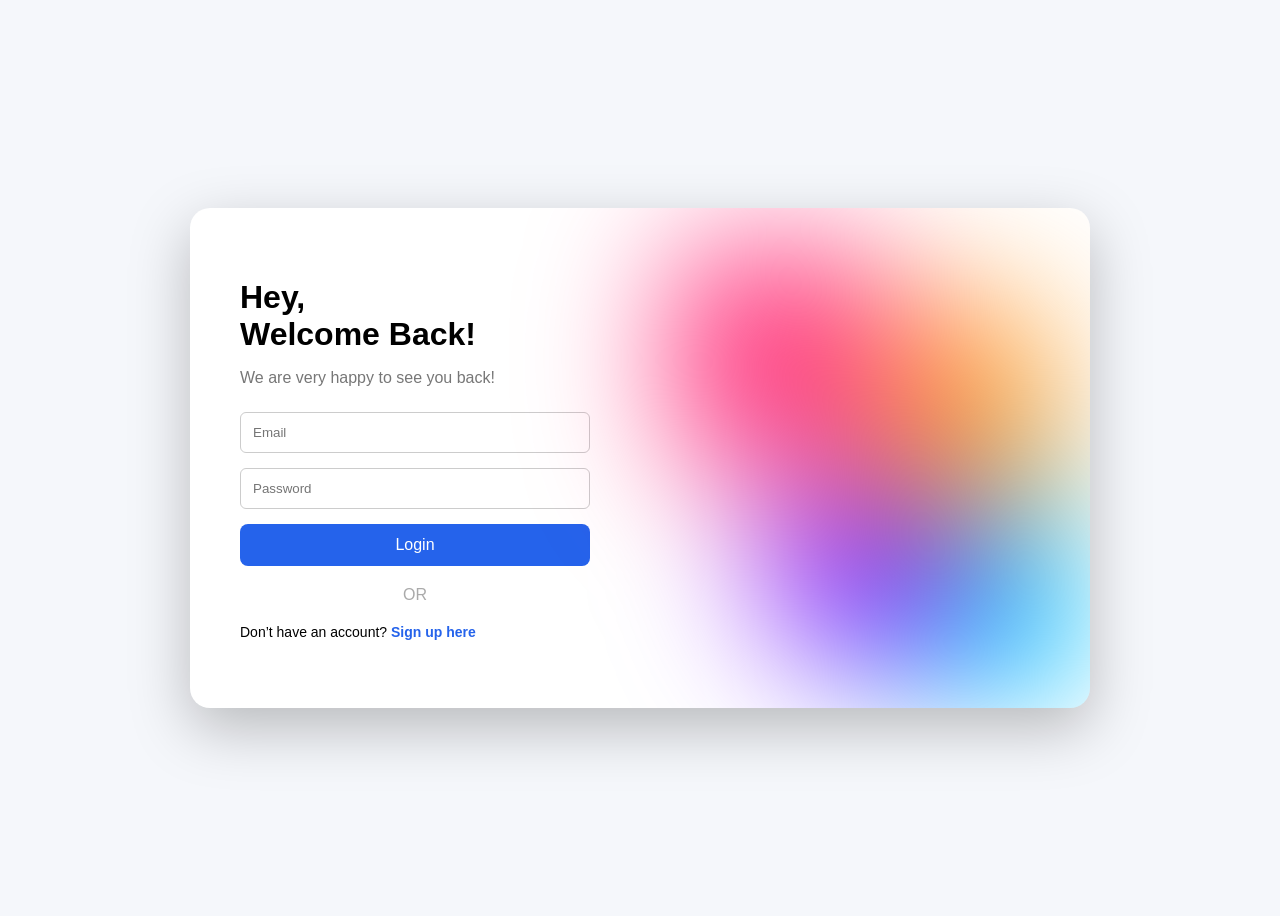
<file: login.html>
<!DOCTYPE html>
<html lang="en">
<head>
<meta charset="UTF-8">
<title>Login</title>
<meta name="viewport" content="width=device-width, initial-scale=1.0">

<!-- Google Identity -->
<script src="https://accounts.google.com/gsi/client" async defer></script>
</head>
<style>
    * {
  box-sizing: border-box;
  font-family: 'Segoe UI', sans-serif;
}

body {
  height: 100vh;
  background: #f5f7fb;
  display: flex;
  justify-content: center;
  align-items: center;
}

.login-container {
  width: 900px;
  height: 500px;
  display: flex;
  background: #fff;
  border-radius: 20px;
  box-shadow: 0 20px 60px rgba(0,0,0,0.25);
  overflow: hidden;
}

/* LEFT */
.login-box {
  width: 50%;
  padding: 50px;
}

.login-box h1 {
  font-size: 32px;
  margin-bottom: 10px;
}

.sub {
  color: #777;
  margin-bottom: 25px;
}

.login-box input {
  width: 100%;
  padding: 12px;
  margin-bottom: 15px;
  border-radius: 6px;
  border: 1px solid #ccc;
}

.login-btn {
  width: 100%;
  padding: 12px;
  background: #2563eb;
  color: #fff;
  border: none;
  border-radius: 8px;
  font-size: 16px;
  cursor: pointer;
}

.divider {
  text-align: center;
  margin: 20px 0;
  color: #aaa;
}

.register {
  margin-top: 15px;
  font-size: 14px;
}

.register span {
  color: #2563eb;
  cursor: pointer;
  font-weight: bold;
}

/* RIGHT BACKGROUND (IMAGE STYLE) */
.login-bg {
  width: 50%;
  background:
    radial-gradient(circle at 30% 30%, #ff005d, transparent 40%),
    radial-gradient(circle at 70% 40%, #ff8c00, transparent 40%),
    radial-gradient(circle at 50% 70%, #7f00ff, transparent 40%),
    radial-gradient(circle at 80% 80%, #00c6ff, transparent 40%);
  filter: blur(60px);
}

/* RESPONSIVE */
@media(max-width: 768px) {
  .login-bg {
    display: none;
  }
  .login-box {
    width: 100%;
  }
}

</style>
<body>

<div class="login-container">

  <!-- LEFT LOGIN FORM -->
  <div class="login-box">
    <h1>Hey,<br>Welcome Back!</h1>
    <p class="sub">We are very happy to see you back!</p>

    <input type="email" id="email" placeholder="Email">
    <input type="password" id="password" placeholder="Password">

    <button class="login-btn" onclick="login()">Login</button>

    <div class="divider">OR</div>

    <!-- GOOGLE LOGIN -->
    <div id="g_id_onload"
         data-client_id="YOUR_GOOGLE_CLIENT_ID"
         data-callback="handleGoogleLogin">
    </div>

    <div class="g_id_signin"
         data-type="standard"
         data-shape="rectangular"
         data-theme="outline"
         data-text="signin_with"
         data-size="large"
         data-width="280">
    </div>

    <p class="register">
      Don’t have an account?
      <span onclick="goRegister()">Sign up here</span>
    </p>
  </div>

  <!-- RIGHT BACKGROUND -->
  <div class="login-bg"></div>

</div>

<script>
    // Normal Login (Demo)
function login() {
  const email = document.getElementById("email").value;
  const password = document.getElementById("password").value;

  if (!email || !password) {
    alert("Please fill all fields");
    return;
  }

  // Demo login
  localStorage.setItem("loggedUser", JSON.stringify({
    name: email.split("@")[0],
    email: email
  }));

  window.location.href = "profile.html";
}

// Google Login Handler
function handleGoogleLogin(response) {
  const data = parseJwt(response.credential);

  localStorage.setItem("loggedUser", JSON.stringify({
    name: data.name,
    email: data.email,
    photo: data.picture
  }));

  window.location.href = "profile.html";
}

// Decode JWT
function parseJwt(token) {
  const base64 = token.split('.')[1]
    .replace(/-/g, '+')
    .replace(/_/g, '/');
  return JSON.parse(atob(base64));
}

// Register redirect
function goRegister() {
  alert("Redirect to Register Page");
}

</script>
</body>
</html>
</file>
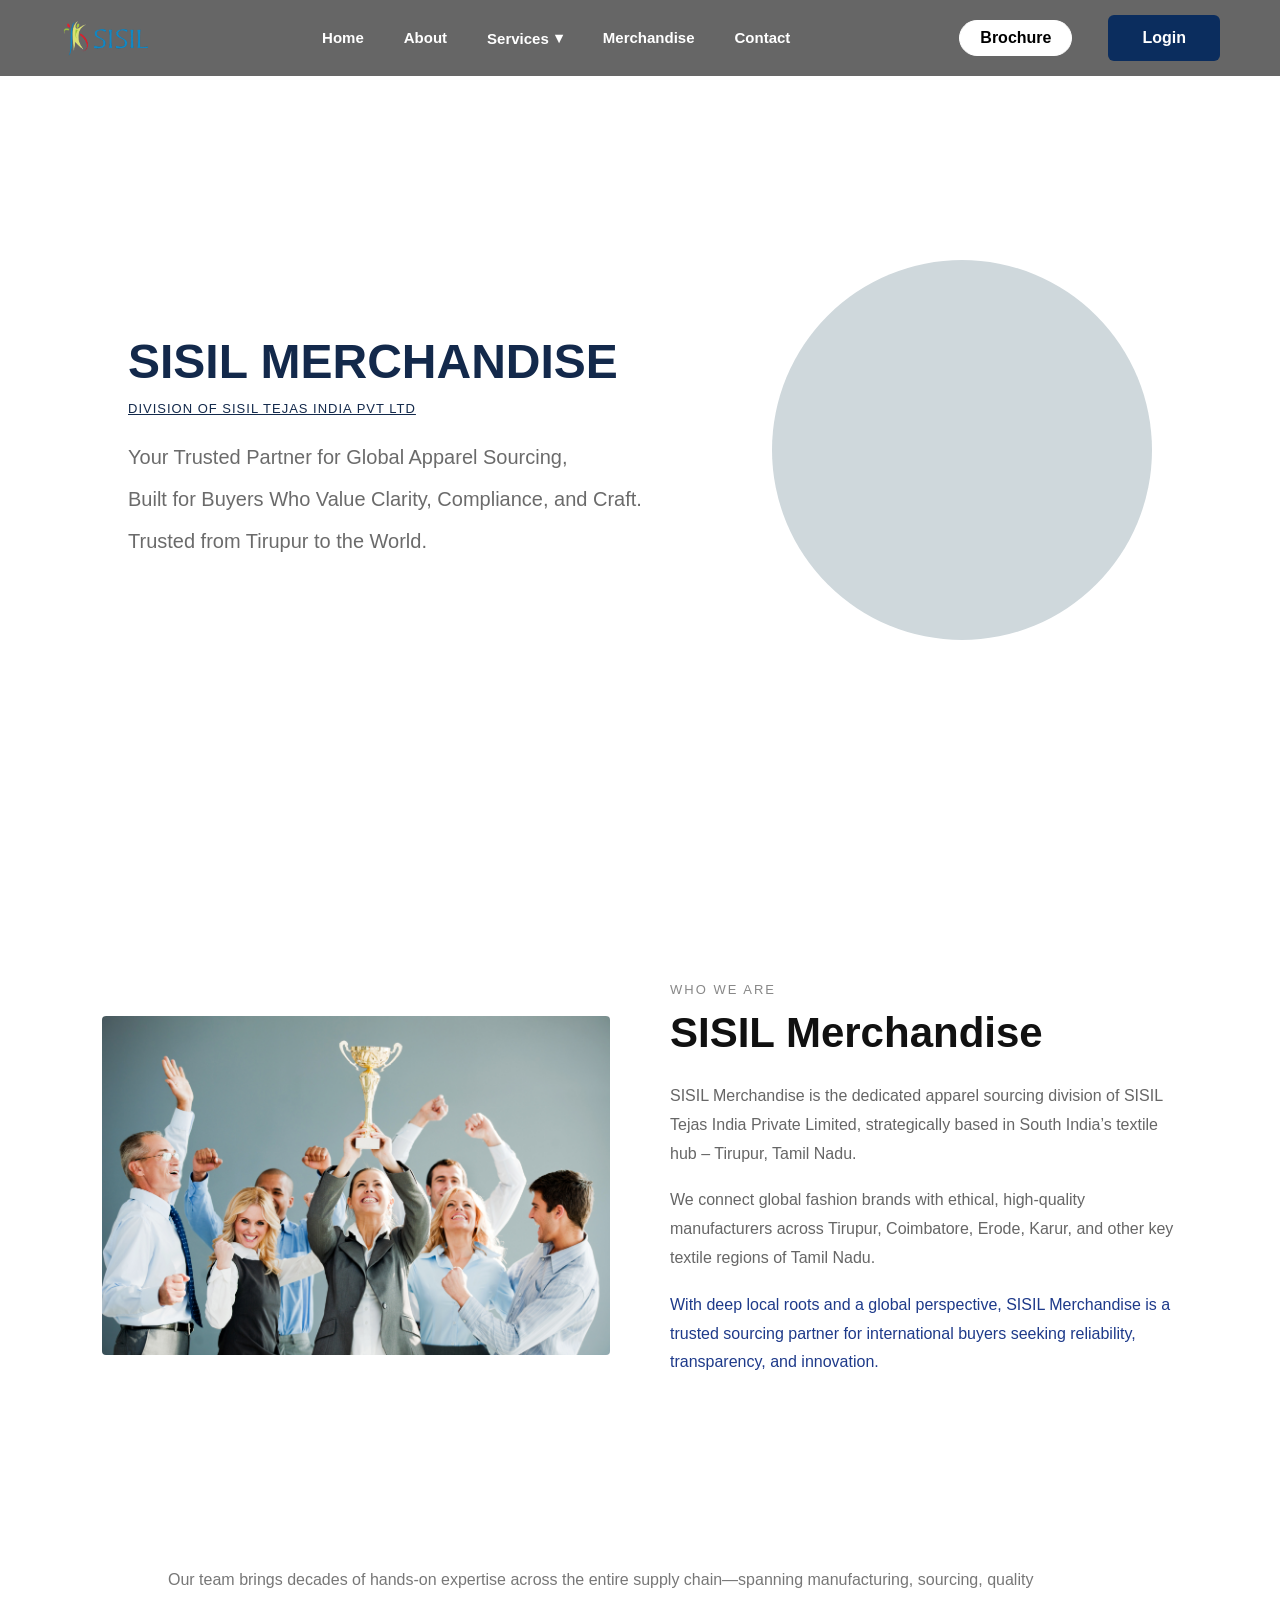
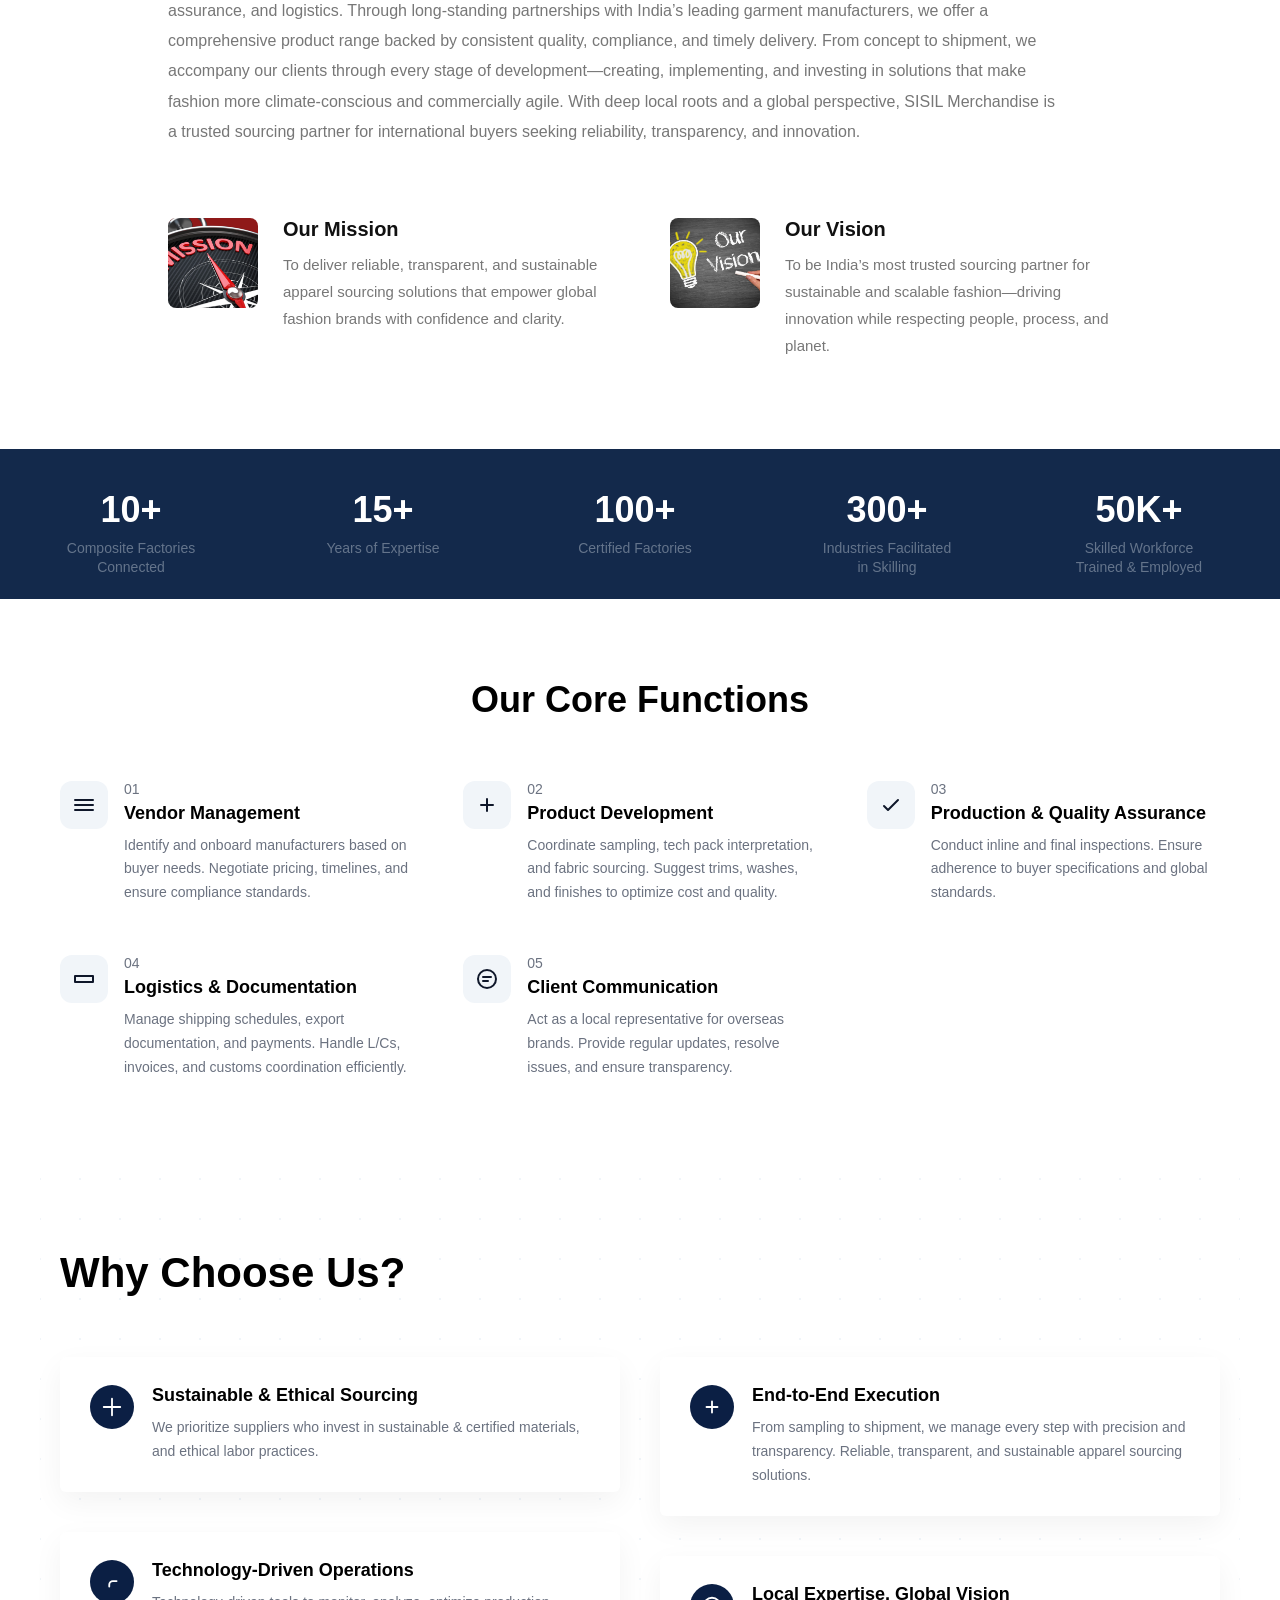
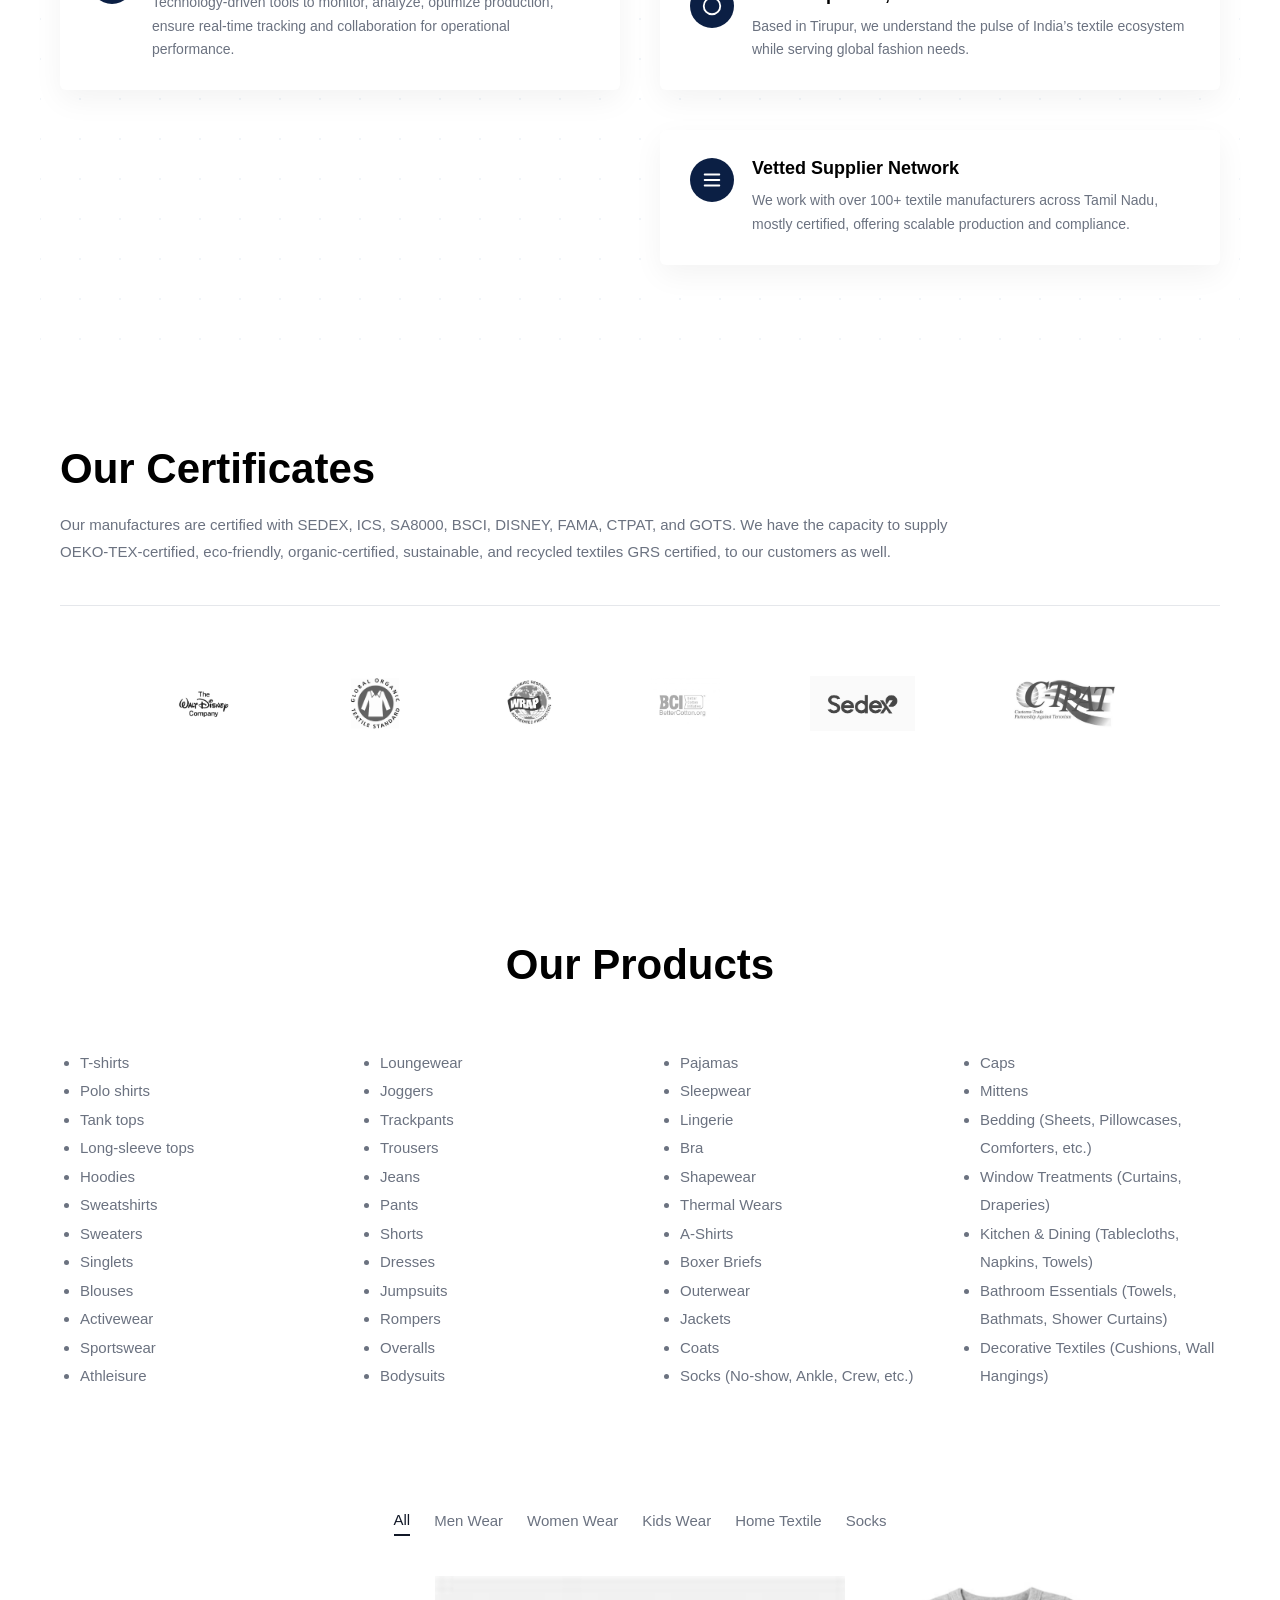
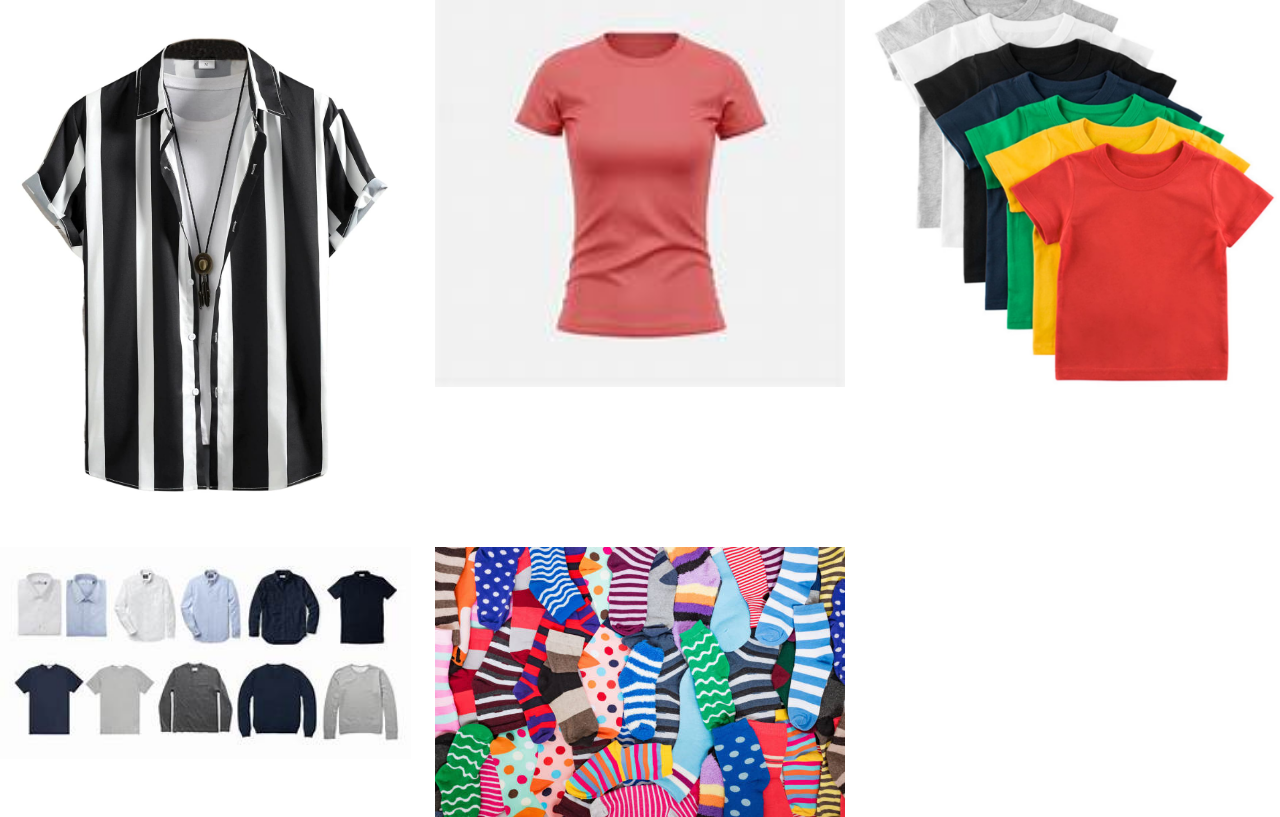
<file: merchandise.html>
<!DOCTYPE html>
<html lang="en">
<head>
    <meta charset="UTF-8">
    <meta name="viewport" content="width=device-width, initial-scale=1.0">
    <title>Merchandise</title>
    <link href="https://fonts.googleapis.com/css2?family=Inter:wght@300;400;600;700;800&display=swap" rel="stylesheet">
    <link href="https://fonts.googleapis.com/css2?family=Inter:wght@300;400;500;600;700;800&display=swap" rel="stylesheet">
    <link href="https://fonts.googleapis.com/css2?family=Inter:wght@300;400;500;600;700;800&display=swap" rel="stylesheet">
    <link href="https://fonts.googleapis.com/css2?family=Inter:wght@400;600;700&display=swap" rel="stylesheet">
    <link href="https://fonts.googleapis.com/css2?family=Inter:wght@400;600;700&display=swap" rel="stylesheet">
    <link href="https://fonts.googleapis.com/css2?family=Inter:wght@400;600;700&display=swap" rel="stylesheet">

</head>
<style>
  * {
  margin: 0;
  padding: 0;
  box-sizing: border-box;
  font-family: 'Segoe UI', sans-serif;
}
    /* ================= HEADER ================= */
/* ================= HEADER ================= */
.header {
  position: fixed;
  top: 0;
  left: 0;
  width: 100%;              /* FIXED */
  background: rgba(0, 0, 0, 0.6);
backdrop-filter: blur(8px);
-webkit-backdrop-filter: blur(8px);


  display: flex;
  align-items: center;
  justify-content: space-between;
  padding: 15px 60px;
  z-index: 1000;
}


/* LOGO */
.logo {
  height: 40px;

}

/* ================= NAVBAR ================= */
.navbar {
  flex: 1;
  display: flex;
  justify-content: center;
}

/* MAIN MENU */
.nav-menu {
  display: flex;
  align-items: center;
  gap: 32px;               /* CONTROLS SPACING */
  list-style: none;
  padding: 0;
  margin: 0;

}

/* LINKS */
.nav-link {
  text-decoration: none;
  font-size: 15px;
  font-weight: 600;
  color: #fff;
  background: none;
  border: none;
  cursor: pointer;
  padding: 6px 4px; 
  
}

.nav-link:hover {
  opacity: 0.8;
}

/* ================= DROPDOWN ================= */
.dropdown {
  position: relative;
}

.dropdown-toggle {
  background: none;
  border: none;
  cursor: pointer;
  display: flex;
  align-items: center;
  gap: 6px;
}

.arrow {
  transition: transform 0.3s ease;
}

/* MENU */
.dropdown-menu {
  position: absolute;
  top: 48px;
  left: 0;
  min-width: 220px;
  background: #fff;
  border-radius: 10px;
  box-shadow: 0 15px 35px rgba(0,0,0,0.15);
  padding: 10px 0;

  opacity: 0;
  visibility: hidden;
  transform: translateY(12px);
  transition: all 0.3s ease;
}

/* OPEN */
.dropdown.active .dropdown-menu {
  opacity: 1;
  visibility: visible;
  transform: translateY(0);
}

.dropdown.active .arrow {
  transform: rotate(180deg);
}

.dropdown-menu li {
  list-style: none;
}

.dropdown-menu a {
  display: block;
  padding: 12px 18px;
  font-size: 14px;
  color: #333;
  text-decoration: none;
}

.dropdown-menu a:hover {
  background: #f3f6ff;
  color: #0b5ed7;
  padding-left: 24px;
}


/* ================= RIGHT ACTIONS ================= */
.header-actions {
  display: flex;
  align-items: center;
  gap: 16px;
}
.sidebar{
  margin-left:500px;
}

/* BROCHURE */
.brochure-btn {
  padding: 8px 20px;
  border-radius: 25px;
  border: 1px solid #fff;
  font-weight: 600;
  color: #000;
  background: #fff;
  transition: 0.3s;
  text-decoration: none;
  margin-right: 20px;
}

.brochure-btn:hover {
  background: rgb(193, 193, 102);
  transform: translateY(-4px);
  
}

/* LOGIN */
.login-btn {
 
  padding: 14px 34px;
  background: #0b2d5e;
  color: #fff;
  text-decoration: none;
  font-weight: 600;
  border-radius: 6px;
  position: relative;
  overflow: hidden;
  transition: 0.4s ease;
}
.login-btn:hover{
   background: #0b5ed7;
  transform: translateY(-4px);
  box-shadow: 0 15px 35px rgba(11,94,215,0.4);
  
}



  

    .hero {
      display: flex;
      align-items: center;
      justify-content: space-between;
      padding: 80px 10%;
      min-height: 100vh;
    }

    .hero-content {
      max-width: 55%;
    }
     .hero-content h1 {
      font-size: 48px;
      font-weight: 800;
      color: #13294b;
      margin-bottom: 10px;
    }

    .hero-content .sub-title {
      font-size: 13px;
      letter-spacing: 1px;
      color: #13294b;
      text-decoration: underline;
      margin-bottom: 25px;
      display: inline-block;
    }

    .hero-content p {
      font-size: 20px;
      line-height: 1.6;
      color: #6b6b6b;
      margin-bottom: 10px;
    }
     .hero-video {
      width: 380px;
      height: 380px;
      border-radius: 50%;
      overflow: hidden;
      background: #cfd8dc;
      display: flex;
      align-items: center;
      justify-content: center;
    }

    .hero-video video {
      width: 100%;
      height: 100%;
      object-fit: cover;
    }

    /* Responsive */
    @media (max-width: 992px) {
      .hero {
        flex-direction: column;
        text-align: center;
      }
      .hero-content {
        max-width: 100%;
        margin-bottom: 40px;
      }

      .hero-video {
        width: 300px;
        height: 300px;
      }
    }

    .about-section {
      display: flex;
      align-items: center;
      justify-content: center;
      padding: 80px 8%;
      gap: 60px;
    }

    .about-image {
      flex: 1;
    }
    .about-image img {
      width: 100%;
      height: auto;
      border-radius: 4px;
      object-fit: cover;
    }

    .about-content {
      flex: 1;
      max-width: 520px;
    }

    .about-content .label {
      font-size: 13px;
      letter-spacing: 2px;
      color: #888;
      margin-bottom: 12px;
      display: inline-block;
    }

    .about-content h2 {
      font-size: 42px;
      font-weight: 800;
      color: #111;
      margin-bottom: 25px;
    }
    .about-content p {
      font-size: 16px;
      line-height: 1.8;
      color: #666;
      margin-bottom: 18px;
    }

    .about-content p.highlight {
      color: #1e3a8a;
      font-weight: 500;
    }

    /* Responsive */
    @media (max-width: 992px) {
      .about-section {
        flex-direction: column;
        padding: 60px 6%;
      }

      .about-content {
        max-width: 100%;
      }
    .about-content h2 {
        font-size: 34px;
      }
    .about-content h2 {
        font-size: 34px;
      }
    }
    


    .values-section {
      padding: 90px 10%;
      max-width: 1200px;
      margin: auto;
    }

    .intro-text {
      font-size: 16px;
      line-height: 1.9;
      color: #777;
      margin-bottom: 70px;
      max-width: 900px;
    }
    .values-grid {
      display: grid;
      grid-template-columns: 1fr 1fr;
      gap: 60px;
    }

    .value-card {
      display: flex;
      align-items: flex-start;
      gap: 25px;
    }

    .value-card img {
      width: 90px;
      height: 90px;
      object-fit: cover;
      border-radius: 8px;
    }

    .value-content h3 {
      font-size: 20px;
      font-weight: 700;
      color: #111;
      margin-bottom: 10px;
    }
    .value-content p {
      font-size: 15px;
      line-height: 1.8;
      color: #777;
    }

    /* Responsive */
    @media (max-width: 900px) {
      .values-grid {
        grid-template-columns: 1fr;
      }

      .value-card {
        align-items: center;
      }
    }

     .stats-section {
      width: 1522px;
      padding: 40px 20px;
      
      background-color: #13294b;
      height:150px;
      
    }

    .stats-container {
      display: grid;
      grid-template-columns: repeat(auto-fit, minmax(150px, 1fr));
      gap: 30px;
      text-align: center;
    }

    .stat-number {
      font-size: 36px;
      font-weight: 700;
      color: #fff
    }
     .stat-text {
      margin-top: 8px;
      font-size: 14px;
      color: #64748b;
      line-height: 1.4;
    }

    @media (max-width: 600px) {
      .stat-number {
        font-size: 28px;
      }
    }
     
     .core-section {
      max-width: 1200px;
      margin: 0 auto;
      padding: 80px 20px;
    }

    .core-title {
      text-align: center;
      font-size: 36px;
      font-weight: 700;
      margin-bottom: 60px;
    }

    .core-grid {
      display: grid;
      grid-template-columns: repeat(auto-fit, minmax(300px, 1fr));
      gap: 50px;
    }

    .core-item {
      display: flex;
      gap: 16px;
    }
    .core-icon {
      width: 48px;
      height: 48px;
      background: #f1f5f9;
      border-radius: 12px;
      display: flex;
      align-items: center;
      justify-content: center;
      flex-shrink: 0;
    }

    .core-icon svg {
      width: 24px;
      height: 24px;
      stroke: #0f172a;
    }

    .core-content span {
      font-size: 14px;
      color: #6b7280;
      display: block;
      margin-bottom: 6px;
    }
    .core-content h3 {
      font-size: 18px;
      font-weight: 600;
      margin-bottom: 10px;
    }

    .core-content p {
      font-size: 14px;
      color: #6b7280;
      line-height: 1.7;
    }

    @media (max-width: 600px) {
      .core-title {
        font-size: 28px;
      }
    }
     .why-section {
      max-width: 1200px;
      margin: 0 auto;
      padding: 90px 20px;
      background: radial-gradient(circle at left, #f1f5f9 1px, transparent 1px),
                  radial-gradient(circle at right, #f1f5f9 1px, transparent 1px);
      background-size: 40px 40px;
    }

    .why-title {
      font-size: 42px;
      font-weight: 700;
      margin-bottom: 60px;
    }

    .why-grid {
      display: grid;
      grid-template-columns: 1fr 1fr;
      gap: 40px;
    }

    .why-column {
      display: flex;
      flex-direction: column;
      gap: 40px;
    }
    .why-card {
      background: #ffffff;
      padding: 28px 30px;
      border-radius: 6px;
      box-shadow: 0 10px 30px rgba(0,0,0,0.05);
      display: flex;
      gap: 18px;
      align-items: flex-start;
    }

    .why-icon {
      width: 44px;
      height: 44px;
      border-radius: 50%;
      background: #0b1f44;
      display: flex;
      align-items: center;
      justify-content: center;
      flex-shrink: 0;
    }

    .why-icon svg {
      width: 22px;
      height: 22px;
      stroke: #ffffff;
    }
     .why-content h3 {
      font-size: 18px;
      font-weight: 600;
      margin-bottom: 10px;
    }

    .why-content p {
      font-size: 14px;
      color: #6b7280;
      line-height: 1.7;
    }

    @media (max-width: 900px) {
      .why-grid {
        grid-template-columns: 1fr;
      }

      .why-title {
        font-size: 32px;
      }
    }
     .cert-section {
      max-width: 1200px;
      margin: 0 auto;
      padding: 90px 20px 120px;
    }

    .cert-title {
      font-size: 42px;
      font-weight: 700;
      margin-bottom: 18px;
    }

    .cert-desc {
      max-width: 900px;
      font-size: 15px;
      line-height: 1.8;
      color: #6b7280;
    }
    .cert-divider {
      margin: 40px 0 70px;
      border: none;
      border-top: 1px solid #e5e7eb;
    }

    .cert-logos {
      display: flex;
      flex-wrap: wrap;
      justify-content: center;
      gap: 70px 90px;
      align-items: center;
    }

    .cert-logos img {
      max-height: 55px;
      max-width: 140px;
      object-fit: contain;
      filter: grayscale(100%);
      opacity: 0.9;
      transition: 0.3s ease;
      
    }
     .cert-logos img:hover {
      filter: grayscale(0%);
      opacity: 1;
      transform: scale(1.05);
    }

    @media (max-width: 768px) {
      .cert-title {
        font-size: 32px;
      }

      .cert-logos {
        gap: 40px 50px;
      }
    }
    .products-section {
      max-width: 1200px;
      margin: 0 auto;
      padding: 90px 20px 120px;
    }

    .products-title {
      text-align: center;
      font-size: 42px;
      font-weight: 700;
      margin-bottom: 60px;
    }

    .products-grid {
      display: grid;
      grid-template-columns: repeat(4, 1fr);
      gap: 40px;
    }
    .products-grid ul {
      list-style: disc;
      padding-left: 20px;
    }

    .products-grid li {
      font-size: 15px;
      color: #6b7280;
      line-height: 1.9;
    }

    @media (max-width: 992px) {
      .products-grid {
        grid-template-columns: repeat(2, 1fr);
      }
    }
    @media (max-width: 600px) {
      .products-title {
        font-size: 32px;
      }

      .products-grid {
        grid-template-columns: 1fr;
      }
    }
    .filter-tabs {
  display: flex;
  justify-content: center;
  gap: 24px;
  margin-bottom: 40px;
}

.filter-tabs button {
  border: none;
  background: none;
  font-size: 15px;
  color: #6b7280;
  cursor: pointer;
  padding-bottom: 6px;
}

.filter-tabs button.active {
  color: #111827;
  border-bottom: 2px solid #111827;
}

.image-grid {
  display: grid;
  grid-template-columns: repeat(3, 1fr);
  gap: 24px;
}

.image-grid img {
  width: 100%;
  display: block;
}

</style>
<body>
   <header class="header">

  <!-- LOGO -->
  <img src="./images/sisil.png" class="logo" alt="SISIL TEJAS">

  <!-- NAVBAR -->
  <nav class="navbar">
    <ul class="nav-menu">

      <li><a href="./index.html" class="nav-link">Home</a></li>
      <li><a href="./about.html" class="nav-link">About</a></li>

      <!-- SERVICES DROPDOWN -->
      <li class="dropdown" id="servicesDropdown">
        <button type="button" class="nav-link dropdown-toggle">
          Services <span class="arrow">▾</span>
        </button>

        <ul class="dropdown-menu">
          <li><a href="sd.html">Skill Development</a></li>
          <li><a href="hr.html">HR Management</a></li>
          <li><a href="consult.html">Corporate Consulting</a></li>
          <li><a href="textile.html">Textile ERP</a></li>
        </ul>
      </li>

      <li><a href="./merchandise.html" class="nav-link">Merchandise</a></li>
      <li><a href="./contact.html" class="nav-link">Contact</a></li>

    </ul>
  </nav>

  <!-- RIGHT BUTTONS -->
  <div class="header-actions">
    <a href="./assets/sisil-merchandise-brochure-2025.pdf" download class="brochure-btn">
      Brochure
    </a>
    <a href="login.html" id="loginBtn" class="login-btn">Login</a>
  </div>

</header>

<section class="hero">
    <div class="hero-content">
      <h1>SISIL MERCHANDISE</h1>
      <span class="sub-title">DIVISION OF SISIL TEJAS INDIA PVT LTD</span>

      <p>Your Trusted Partner for Global Apparel Sourcing,</p>
      <p>Built for Buyers Who Value Clarity, Compliance, and Craft.</p>
      <p>Trusted from Tirupur to the World.</p>
    </div>

    <!-- VIDEO REPLACEMENT -->
    <div class="hero-video">
      <video autoplay muted loop playsinline>
        <source src="./assets/ftvideo.mp4" type="video/mp4">
        Your browser does not support the video tag.
      </video>
    </div>
  </section>
  <section class="about-section">
    <!-- IMAGE -->
    <div class="about-image">
      <img src="./images/team.jpg" alt="SISIL Merchandise Team Meeting">
    </div>

    <!-- CONTENT -->
    <div class="about-content">
      <span class="label">WHO WE ARE</span>
      <h2>SISIL Merchandise</h2>

      <p>
        SISIL Merchandise is the dedicated apparel sourcing division of SISIL Tejas
        India Private Limited, strategically based in South India’s textile hub –
        Tirupur, Tamil Nadu.
      </p>

      <p>
        We connect global fashion brands with ethical, high-quality manufacturers
        across Tirupur, Coimbatore, Erode, Karur, and other key textile regions of
        Tamil Nadu.
      </p>

      <p class="highlight">
        With deep local roots and a global perspective, SISIL Merchandise is a
        trusted sourcing partner for international buyers seeking reliability,
        transparency, and innovation.
      </p>
    </div>
  </section>
 <section class="values-section">

    <!-- TOP PARAGRAPH -->
    <p class="intro-text">
      Our team brings decades of hands-on expertise across the entire supply chain—spanning
      manufacturing, sourcing, quality assurance, and logistics. Through long-standing
      partnerships with India’s leading garment manufacturers, we offer a comprehensive
      product range backed by consistent quality, compliance, and timely delivery.
      From concept to shipment, we accompany our clients through every stage of
      development—creating, implementing, and investing in solutions that make fashion
      more climate-conscious and commercially agile. With deep local roots and a global
      perspective, SISIL Merchandise is a trusted sourcing partner for international buyers
      seeking reliability, transparency, and innovation.
    </p>

    <!-- MISSION & VISION -->
    <div class="values-grid">

      <!-- MISSION -->
      <div class="value-card">
        <img src="./images/mission.jpg" alt="Our Mission">
        <div class="value-content">
          <h3>Our Mission</h3>
          <p>
            To deliver reliable, transparent, and sustainable apparel sourcing
            solutions that empower global fashion brands with confidence and clarity.
          </p>
        </div>
      </div>

      <!-- VISION -->
      <div class="value-card">
        <img src="./images/vision.jpg" alt="Our Vision">
        <div class="value-content">
          <h3>Our Vision</h3>
          <p>
            To be India’s most trusted sourcing partner for sustainable and scalable
            fashion—driving innovation while respecting people, process, and planet.
          </p>
        </div>
      </div>

    </div>

  </section>

 <section class="stats-section">
    <div class="stats-container">

      <div>
        <div class="stat-number">10+</div>
        <div class="stat-text">Composite Factories<br>Connected</div>
      </div>

      <div>
        <div class="stat-number">15+</div>
        <div class="stat-text">Years of Expertise</div>
      </div>

      <div>
        <div class="stat-number">100+</div>
        <div class="stat-text">Certified Factories</div>
      </div>

      <div>
        <div class="stat-number">300+</div>
        <div class="stat-text">Industries Facilitated<br>in Skilling</div>
      </div>

      <div>
        <div class="stat-number">50K+</div>
        <div class="stat-text">Skilled Workforce<br>Trained & Employed</div>
      </div>

      <div>
        <div class="stat-number">1M</div>
        <div class="stat-text">Apparel Production<br>Capacity</div>
      </div>

    </div>
  </section>
 
  <section class="core-section">
  <h2 class="core-title">Our Core Functions</h2>

  <div class="core-grid">

    <div class="core-item">
      <div class="core-icon">
        <!-- Vendor Icon -->
        <svg fill="none" viewBox="0 0 24 24" stroke-width="2">
          <path stroke-linecap="round" stroke-linejoin="round"
            d="M3 7h18M3 12h18M3 17h18"/>
        </svg>
      </div>
      <div class="core-content">
        <span>01</span>
        <h3>Vendor Management</h3>
        <p>
          Identify and onboard manufacturers based on buyer needs.
          Negotiate pricing, timelines, and ensure compliance standards.
        </p>
      </div>
    </div>

    <div class="core-item">
      <div class="core-icon">
        <!-- Product Icon -->
        <svg fill="none" viewBox="0 0 24 24" stroke-width="2">
          <path stroke-linecap="round" stroke-linejoin="round"
            d="M12 6v12m6-6H6"/>
        </svg>
      </div>
      <div class="core-content">
        <span>02</span>
        <h3>Product Development</h3>
        <p>
          Coordinate sampling, tech pack interpretation, and fabric sourcing.
          Suggest trims, washes, and finishes to optimize cost and quality.
        </p>
      </div>
    </div>
      <div class="core-item">
      <div class="core-icon">
        <!-- Quality Icon -->
        <svg fill="none" viewBox="0 0 24 24" stroke-width="2">
          <path stroke-linecap="round" stroke-linejoin="round"
            d="M5 13l4 4L19 7"/>
        </svg>
      </div>
      <div class="core-content">
        <span>03</span>
        <h3>Production & Quality Assurance</h3>
        <p>
          Conduct inline and final inspections.
          Ensure adherence to buyer specifications and global standards.
        </p>
      </div>
    </div>
     <div class="core-item">
      <div class="core-icon">
        <!-- Logistics Icon -->
        <svg fill="none" viewBox="0 0 24 24" stroke-width="2">
          <path stroke-linecap="round" stroke-linejoin="round"
            d="M3 9h18v6H3z"/>
        </svg>
      </div>
      <div class="core-content">
        <span>04</span>
        <h3>Logistics & Documentation</h3>
        <p>
          Manage shipping schedules, export documentation, and payments.
          Handle L/Cs, invoices, and customs coordination efficiently.
        </p>
      </div>
    </div>
     <div class="core-item">
      <div class="core-icon">
        <!-- Communication Icon -->
        <svg fill="none" viewBox="0 0 24 24" stroke-width="2">
          <path stroke-linecap="round" stroke-linejoin="round"
            d="M8 10h8m-8 4h5M21 12a9 9 0 11-18 0 9 9 0 0118 0z"/>
        </svg>
      </div>
      <div class="core-content">
        <span>05</span>
        <h3>Client Communication</h3>
        <p>
          Act as a local representative for overseas brands.
          Provide regular updates, resolve issues, and ensure transparency.
        </p>
      </div>
    </div>

  </div>
</section>

<section class="why-section">
  <h2 class="why-title">Why Choose Us?</h2>

  <div class="why-grid">

    <!-- LEFT COLUMN -->
    <div class="why-column">

      <div class="why-card">
        <div class="why-icon">
          <!-- Sustainability Icon -->
          <svg fill="none" viewBox="0 0 24 24" stroke-width="2">
            <path stroke-linecap="round" stroke-linejoin="round"
              d="M12 3v18m9-9H3"/>
          </svg>
        </div>
        <div class="why-content">
          <h3>Sustainable & Ethical Sourcing</h3>
          <p>
            We prioritize suppliers who invest in sustainable & certified
            materials, and ethical labor practices.
          </p>
        </div>
      </div>

      <div class="why-card">
        <div class="why-icon">
          <!-- Technology Icon -->
          <svg fill="none" viewBox="0 0 24 24" stroke-width="2">
            <path stroke-linecap="round" stroke-linejoin="round"
              d="M9 17v-2a4 4 0 014-4h4"/>
          </svg>
        </div>
        <div class="why-content">
          <h3>Technology-Driven Operations</h3>
          <p>
            Technology-driven tools to monitor, analyze, optimize production,
            ensure real-time tracking and collaboration for operational
            performance.
          </p>
        </div>
      </div>
      </div>

    <!-- RIGHT COLUMN -->
    <div class="why-column">

      <div class="why-card">
        <div class="why-icon">
          <!-- Execution Icon -->
          <svg fill="none" viewBox="0 0 24 24" stroke-width="2">
            <path stroke-linecap="round" stroke-linejoin="round"
              d="M12 6v12m6-6H6"/>
          </svg>
        </div>
        <div class="why-content">
          <h3>End-to-End Execution</h3>
          <p>
            From sampling to shipment, we manage every step with precision and
            transparency. Reliable, transparent, and sustainable apparel
            sourcing solutions.
          </p>
        </div>
      </div>
       <div class="why-card">
        <div class="why-icon">
          <!-- Global Icon -->
          <svg fill="none" viewBox="0 0 24 24" stroke-width="2">
            <path stroke-linecap="round" stroke-linejoin="round"
              d="M21 12a9 9 0 11-18 0 9 9 0 0118 0z"/>
          </svg>
        </div>
        <div class="why-content">
          <h3>Local Expertise, Global Vision</h3>
          <p>
            Based in Tirupur, we understand the pulse of India’s textile
            ecosystem while serving global fashion needs.
          </p>
        </div>
      </div>
      <div class="why-card">
        <div class="why-icon">
          <!-- Network Icon -->
          <svg fill="none" viewBox="0 0 24 24" stroke-width="2">
            <path stroke-linecap="round" stroke-linejoin="round"
              d="M4 6h16M4 12h16M4 18h16"/>
          </svg>
        </div>
        <div class="why-content">
          <h3>Vetted Supplier Network</h3>
          <p>
            We work with over 100+ textile manufacturers across Tamil Nadu,
            mostly certified, offering scalable production and compliance.
          </p>
        </div>
      </div>

    </div>
    </div>
</section>


<section class="cert-section">

  <h2 class="cert-title">Our Certificates</h2>

  <p class="cert-desc">
    Our manufactures are certified with SEDEX, ICS, SA8000, BSCI, DISNEY, FAMA,
    CTPAT, and GOTS. We have the capacity to supply OEKO-TEX-certified,
    eco-friendly, organic-certified, sustainable, and recycled textiles GRS
    certified, to our customers as well.
  </p>

  <hr class="cert-divider">

  <div class="cert-logos">
    <!-- Replace src paths with your actual image paths -->
    <img src="images/disney.jpg" alt="Disney">
    <img src="images/GOTS.webp" alt="GOTS">
    <img src="images/wrap.png" alt="WRAP">
    <img src="images/bci.jpg" alt="BCI">
    <img src="images/sedex.webp" alt="SEDEX">
    <img src="images/c-tapt.jpg" alt="CTPAT">
  </div>
</section>
 
<section class="products-section">
  <h2 class="products-title">Our Products</h2>

  <div class="products-grid">

    <ul>
      <li>T-shirts</li>
      <li>Polo shirts</li>
      <li>Tank tops</li>
      <li>Long-sleeve tops</li>
      <li>Hoodies</li>
      <li>Sweatshirts</li>
      <li>Sweaters</li>
      <li>Singlets</li>
      <li>Blouses</li>
      <li>Activewear</li>
      <li>Sportswear</li>
      <li>Athleisure</li>
    </ul>

     <ul>
      <li>Loungewear</li>
      <li>Joggers</li>
      <li>Trackpants</li>
      <li>Trousers</li>
      <li>Jeans</li>
      <li>Pants</li>
      <li>Shorts</li>
      <li>Dresses</li>
      <li>Jumpsuits</li>
      <li>Rompers</li>
      <li>Overalls</li>
      <li>Bodysuits</li>
    </ul>

     <ul>
      <li>Pajamas</li>
      <li>Sleepwear</li>
      <li>Lingerie</li>
      <li>Bra</li>
      <li>Shapewear</li>
      <li>Thermal Wears</li>
      <li>A-Shirts</li>
      <li>Boxer Briefs</li>
      <li>Outerwear</li>
      <li>Jackets</li>
      <li>Coats</li>
      <li>Socks (No-show, Ankle, Crew, etc.)</li>
    </ul>

     <ul>
      <li>Caps</li>
      <li>Mittens</li>
      <li>Bedding (Sheets, Pillowcases, Comforters, etc.)</li>
      <li>Window Treatments (Curtains, Draperies)</li>
      <li>Kitchen & Dining (Tablecloths, Napkins, Towels)</li>
      <li>Bathroom Essentials (Towels, Bathmats, Shower Curtains)</li>
      <li>Decorative Textiles (Cushions, Wall Hangings)</li>
    </ul>

  </div>
</section>

 <div class="filter-tabs">
  <button class="active" data-filter="all">All</button>
  <button data-filter="men">Men Wear</button>
  <button data-filter="women">Women Wear</button>
  <button data-filter="kids">Kids Wear</button>
  <button data-filter="home">Home Textile</button>
  <button data-filter="socks">Socks</button>
</div>
<div class="image-grid">

  <div class="item" data-category="men">
    <img src="images/men.jpg">
  </div>

  <div class="item" data-category="women">
    <img src="images/women.jpg">
  </div>

  <div class="item" data-category="kids">
    <img src="images/kids.avif">
  </div>

  <div class="item" data-category="home">
    <img src="images/home.jpg">
  </div>

  <div class="item" data-category="socks">
    <img src="images/socks.jpg">
  </div>

</div>
   
</body>
<script>
    /* Sticky Header + Active Nav */
  const header = document.querySelector(".header");
  const sections = document.querySelectorAll("section");


  window.addEventListener("scroll", () => {
    header.classList.toggle("sticky", window.scrollY > 80);
    setActiveLink();
    revealOnScroll();
  });

  
const dropdown = document.getElementById("servicesDropdown");
const toggle = dropdown.querySelector(".dropdown-toggle");

toggle.addEventListener("click", (e) => {
  e.stopPropagation();
  dropdown.classList.toggle("active");
});

document.addEventListener("click", () => {
  dropdown.classList.remove("active");
});
// Brochure download
function downloadBrochure() {
  const link = document.createElement("a");
  link.href = "assets/sisil-merchandise-brochure-2025.pdf"; // your PDF file
  link.download = "sisil-merchandise-brochure-2025.pdf";
  link.click();
}




/* Hover open */
dropdown.addEventListener("mouseenter", () => {
  clearTimeout(closeTimer);
  dropdown.classList.add("active");
});

/* Hover close with delay */
dropdown.addEventListener("mouseleave", () => {
  closeTimer = setTimeout(() => {
    dropdown.classList.remove("active");
  }, 250); // smooth close
});

/* Click support (desktop + mobile) */
dropdown
  .querySelector(".dropdown-toggle")
  .addEventListener("click", (e) => {
    e.stopPropagation();
    dropdown.classList.toggle("active");
  });

/* Close when clicking outside */
document.addEventListener("click", () => {
  dropdown.classList.remove("active");
});


  /* Smooth Scroll */
  navLinks.forEach(link => {
    link.addEventListener("click", e => {
      e.preventDefault();
      document.querySelector(link.getAttribute("href"))
        .scrollIntoView({ behavior: "smooth" });
    });
  });

  /* Discover Button */
  const discoverBtn = document.getElementById("discoverBtn");
  if (discoverBtn) {
    discoverBtn.addEventListener("click", () => {
      document.querySelector("#about")
        .scrollIntoView({ behavior: "smooth" });
    });
  }

  /* Scroll Reveal */
  const reveals = document.querySelectorAll(".reveal");

  function revealOnScroll() {
    reveals.forEach(el => {
      const top = el.getBoundingClientRect().top;
      if (top < window.innerHeight - 100) {
        el.classList.add("active");
      }
    });
  }

  revealOnScroll();



/* ================= LOGIN / PROFILE ================= */
const user = JSON.parse(localStorage.getItem("user"));

const loginBtn = document.getElementById("loginBtn");
const profileBox = document.getElementById("profileBox");

if (user) {
  loginBtn.style.display = "none";
  profileBox.style.display = "flex";
  const loginBtn = document.getElementById("loginBtn");
const user = JSON.parse(localStorage.getItem("loggedUser"));

if (user && loginBtn) {
  loginBtn.innerText = "Profile";
  loginBtn.href = "profile.html";
}

  document.getElementById("profileName").innerText = user.name;
  document.getElementById("profileImg").src =
    user.picture || `https://ui-avatars.com/api/?name=${user.name}`;
}

function logout() {
  localStorage.removeItem("user");
  window.location.href = "login.html";
}
function toggleBot() {
  const bot = document.getElementById("chatbot");
  bot.style.display = bot.style.display === "flex" ? "none" : "flex";
}

function sendMessage() {
  const input = document.getElementById("userInput");
  const msg = input.value.trim();
  if (!msg) return;

  const chatBody = document.getElementById("chatBody");

  chatBody.innerHTML += <div class="user-msg">${msg}</div>;
  input.value = "";

  setTimeout(() => {
    chatBody.innerHTML += <div class="bot-msg">${getBotReply(msg)}</div>;
    chatBody.scrollTop = chatBody.scrollHeight;
  }, 600);
} 


/* ================= PAGE TRANSITION JS ================= */
document.addEventListener("DOMContentLoaded", () => {
  document.body.classList.add("page-transition");

  requestAnimationFrame(() => {
    document.body.classList.add("show");
  });

  document.querySelectorAll("a").forEach(link => {
    if (link.href && !link.href.includes("#")) {
      link.addEventListener("click", e => {
        e.preventDefault();
        document.body.classList.remove("show");

        setTimeout(() => {
          window.location.href = link.href;
        }, 400);
      });
    }
  });
});

document.addEventListener("DOMContentLoaded", function () {

  const buttons = document.querySelectorAll(".filter-tabs button");
  const items = document.querySelectorAll(".image-grid .item");

  buttons.forEach(button => {
    button.addEventListener("click", function () {

      // Remove active from all buttons
      buttons.forEach(btn => btn.classList.remove("active"));
      this.classList.add("active");

      const filter = this.dataset.filter;

      items.forEach(item => {
        const categories = item.dataset.category.split(" ");

        if (filter === "all" || categories.includes(filter)) {
          item.style.display = "block";
        } else {
          item.style.display = "none";
        }
      });

    });
  });

});

  </script>
  </html>
</file>
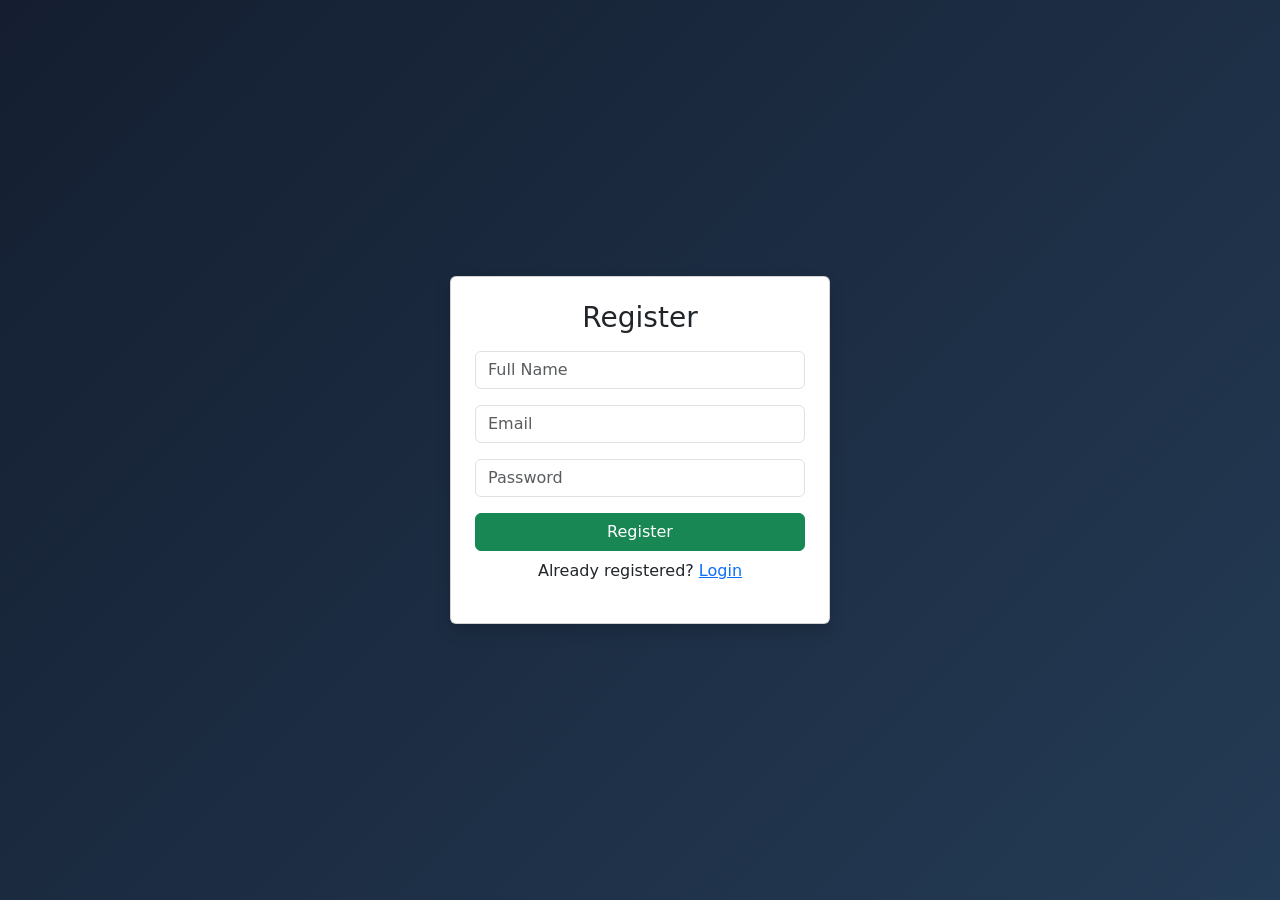
<file: register.html>
<!DOCTYPE html>
<html>
<head>
<title>Register | SISIL TEJAS</title>
<meta name="viewport" content="width=device-width, initial-scale=1">
<link href="https://cdn.jsdelivr.net/npm/bootstrap@5.3.2/dist/css/bootstrap.min.css" rel="stylesheet">
<style>
body {
  background: linear-gradient(135deg,#141e30,#243b55);
}
.card { width: 380px; }
</style>
</head>

<body class="d-flex justify-content-center align-items-center vh-100">

<div class="card p-4 shadow">
  <h3 class="text-center mb-3">Register</h3>

  <input id="name" class="form-control mb-3" placeholder="Full Name">
  <input id="email" class="form-control mb-3" placeholder="Email">
  <input id="password" type="password" class="form-control mb-3" placeholder="Password">

  <button class="btn btn-success w-100" onclick="register()">Register</button>

  <p class="text-center mt-2">
    Already registered?
    <a href="login.html">Login</a>
  </p>
</div>

<script>
function register(){
  const user = {
    name: name.value,
    email: email.value,
    password: password.value
  };

  localStorage.setItem(email.value, JSON.stringify(user));
  alert("Registered successfully!");
  window.location = "login.html";
}
</script>

</body>
</html>
</file>
